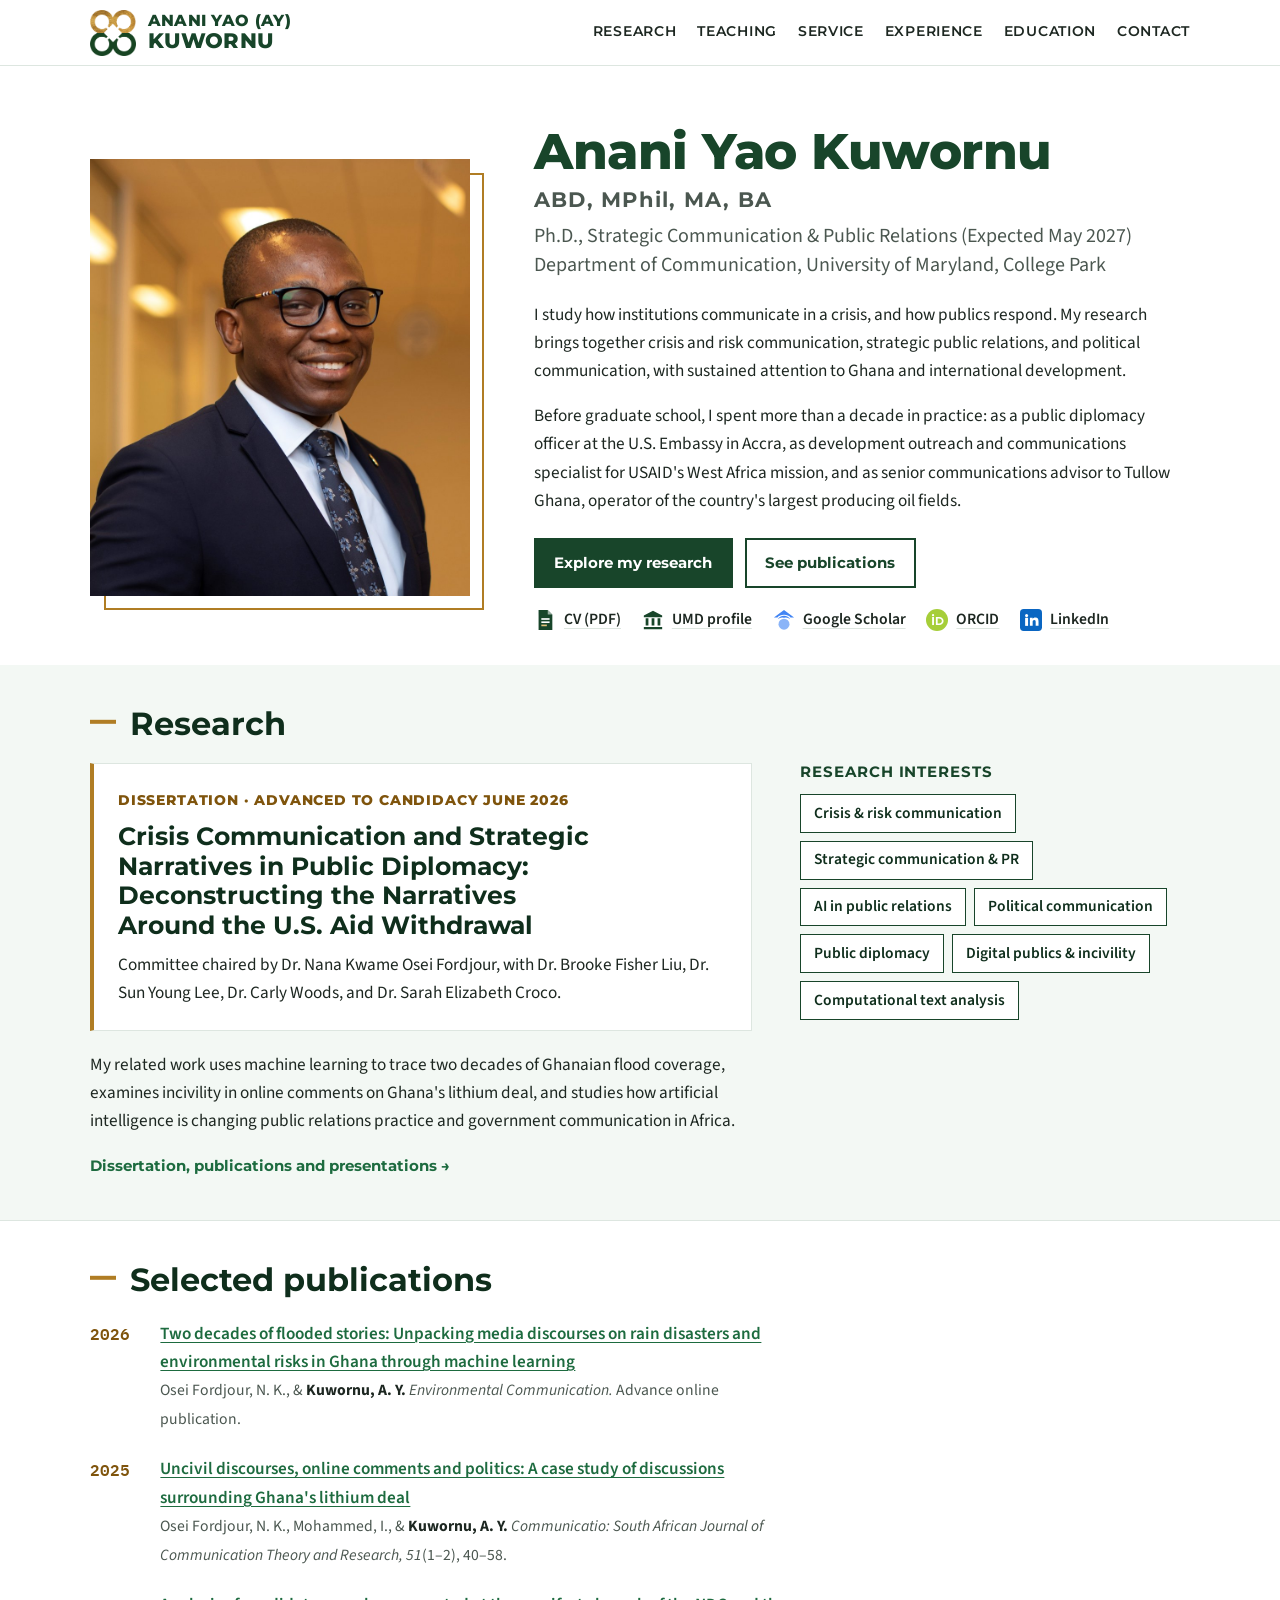
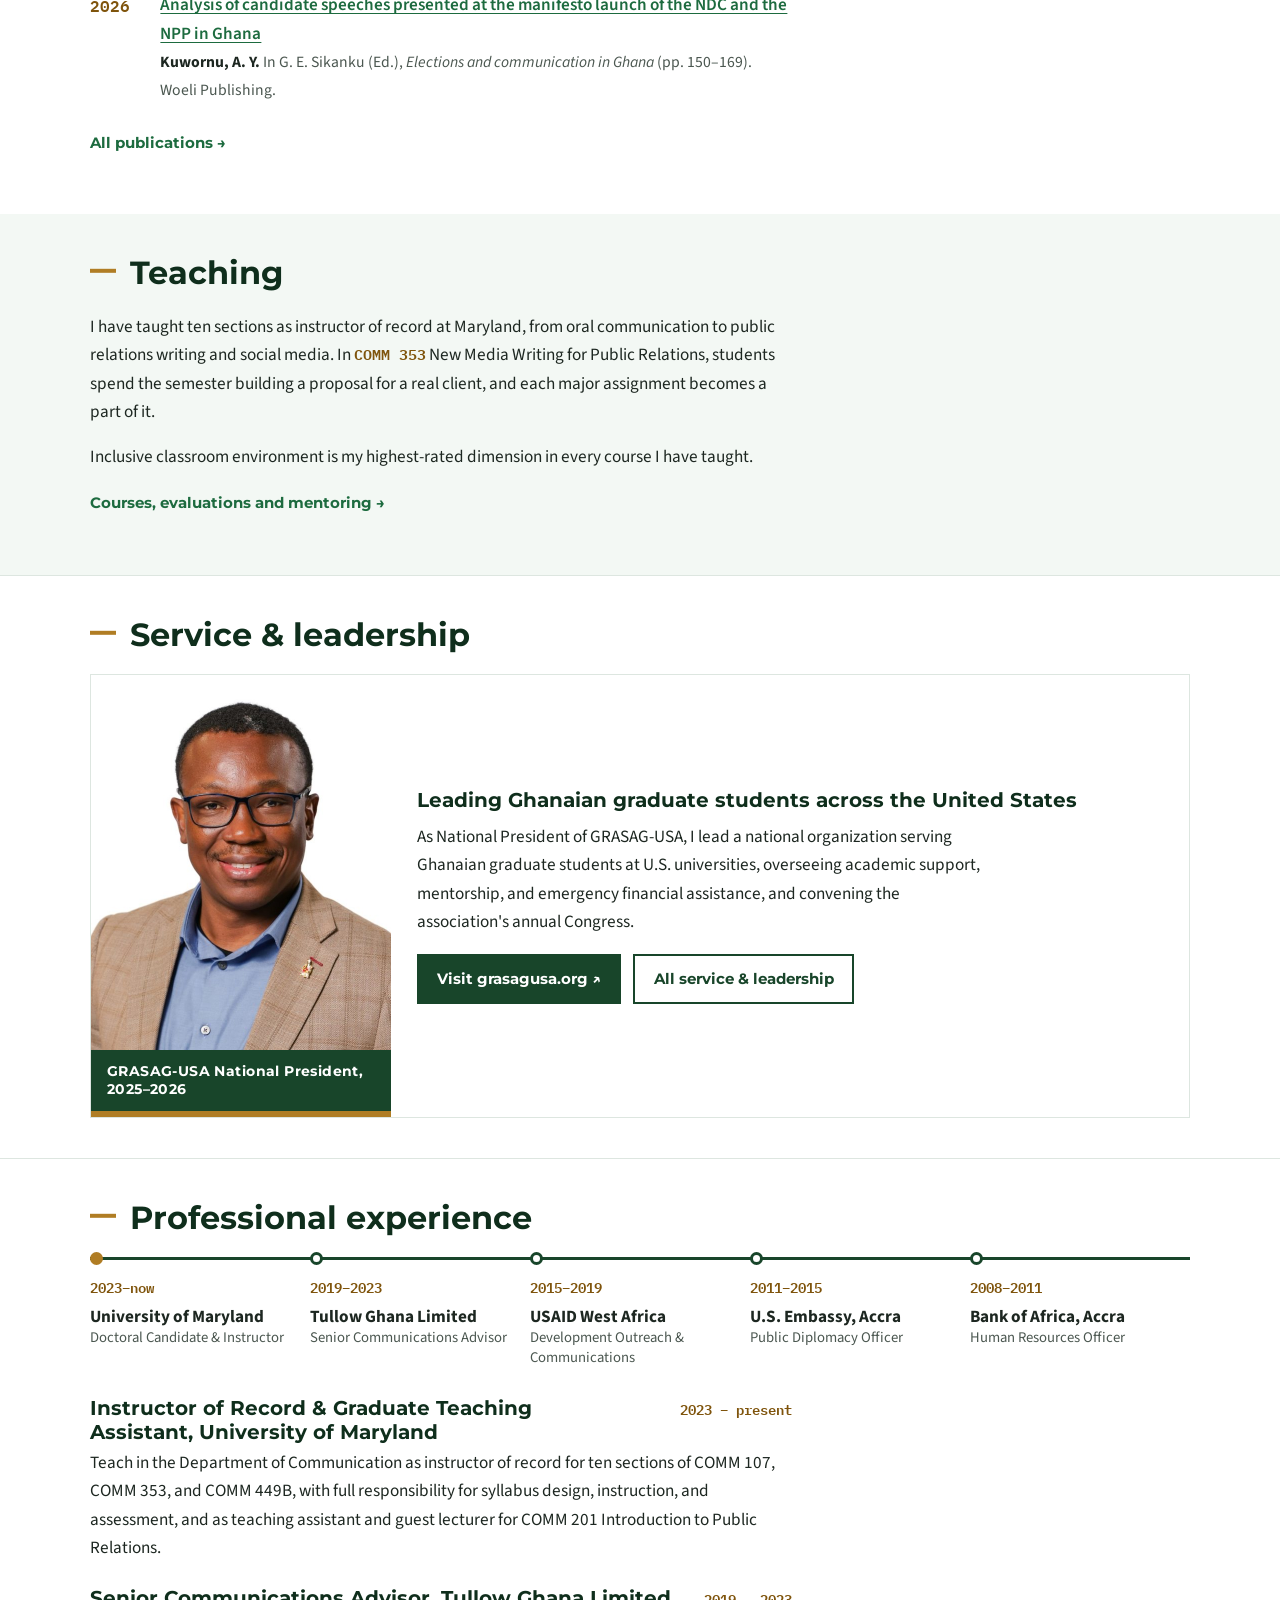
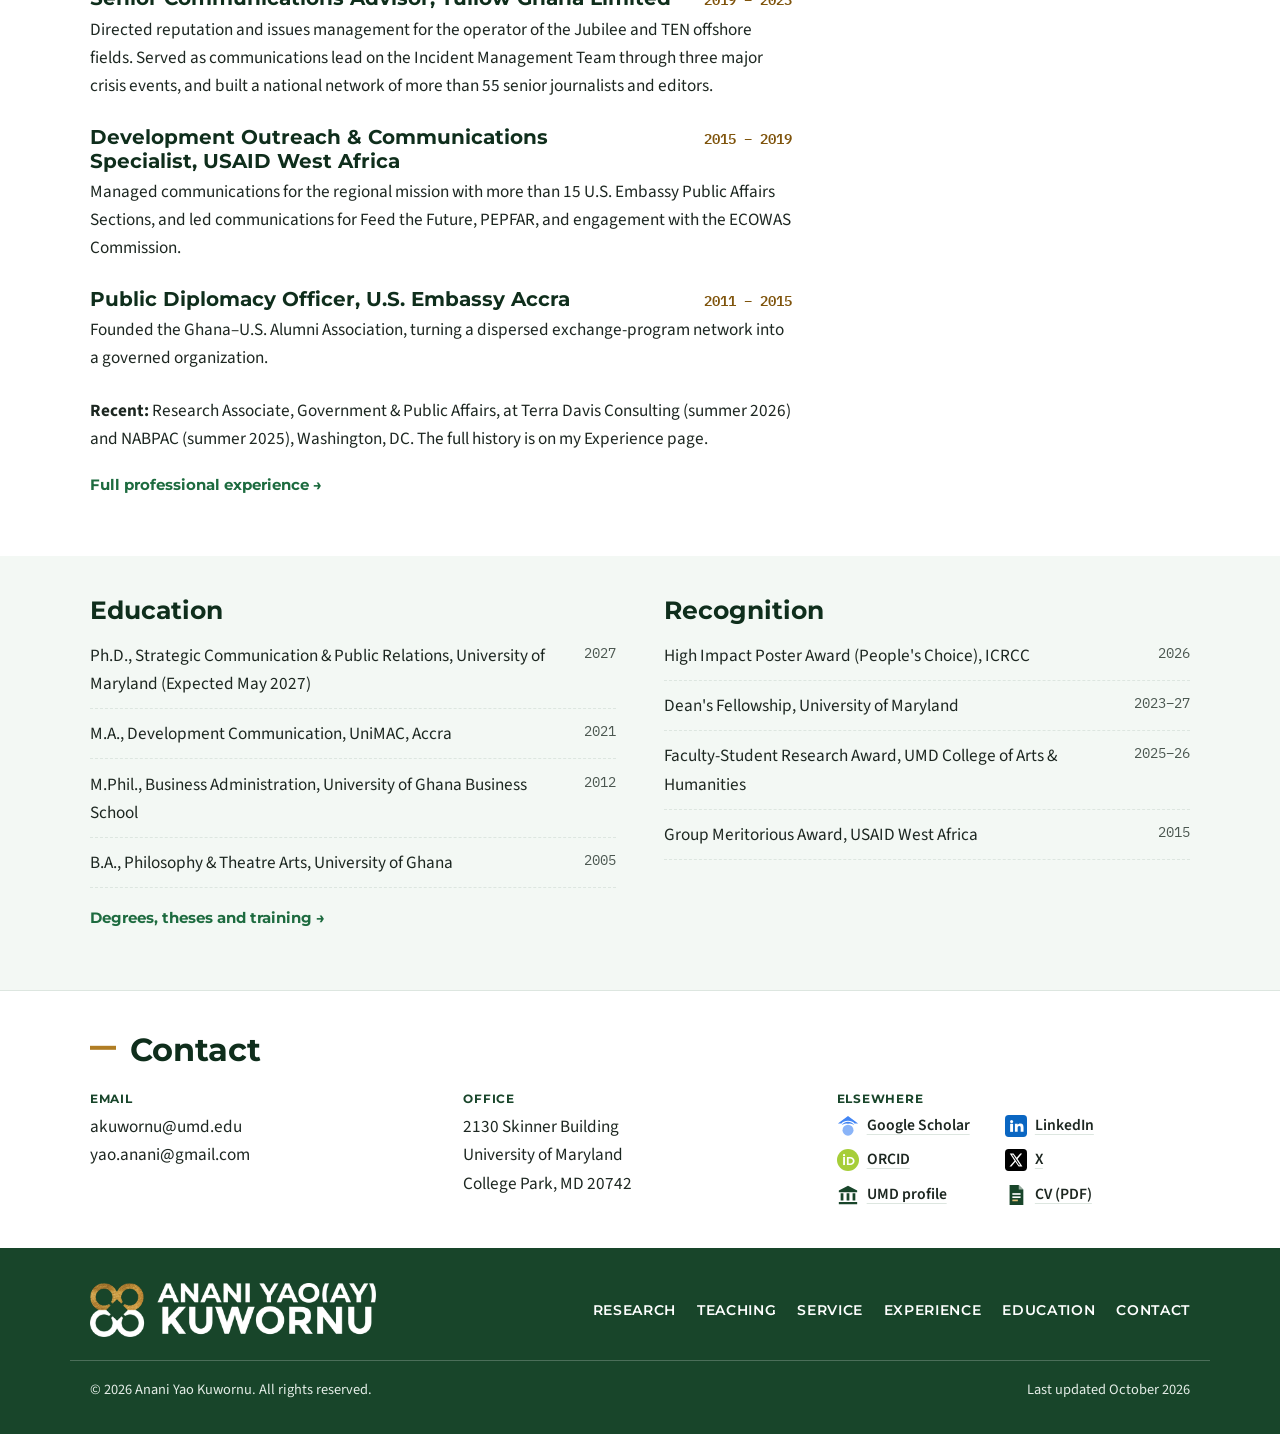
<file: index.html>
<!doctype html>
<html lang="en">
<head>
<meta charset="utf-8">
<meta name="viewport" content="width=device-width, initial-scale=1, viewport-fit=cover">
<title>Anani Yao Kuwornu | University of Maryland</title>
<meta name="claude:viewport-fit-sides" content="cover">
<meta name="description" content="Anani Yao Kuwornu is a Ph.D. candidate in Strategic Communication and Public Relations at the University of Maryland studying crisis communication, public relations, and public diplomacy, with a focus on Ghana.">
<link rel="icon" type="image/png" href="images/favicon.png">
<link rel="apple-touch-icon" href="images/apple-touch-icon.png">
<meta property="og:title" content="Anani Yao Kuwornu | University of Maryland">
<meta property="og:description" content="Ph.D. candidate in Strategic Communication and Public Relations at the University of Maryland studying crisis communication, public relations, and public diplomacy.">
<meta property="og:type" content="profile">
<meta property="og:image" content="https://akuwornu.github.io/images/og.jpg">
<meta property="og:url" content="https://akuwornu.github.io/">
<meta name="twitter:card" content="summary">
<link rel="preconnect" href="https://fonts.googleapis.com">
<link rel="preconnect" href="https://fonts.gstatic.com" crossorigin>
<link rel="stylesheet" href="https://fonts.googleapis.com/css2?family=Montserrat:wght@600;700;800&family=IBM+Plex+Mono:wght@400;500&family=Source+Sans+3:wght@400;600&display=swap">
<link rel="stylesheet" href="assets/css/style.css">
</head>
<body>

<header class="site-header">
  <div class="wrap">
    <a class="brand" href="index.html"><img src="images/logo-mark.png" alt="" width="240" height="238"><span>Anani Yao (AY)<small>Kuwornu</small></span></a>
    <nav class="site-nav" aria-label="Main">
      <a href="research/index.html">Research</a>
      <a href="teaching/index.html">Teaching</a>
      <a href="service/index.html">Service</a>
      <a href="experience/index.html">Experience</a>
      <a href="education/index.html">Education</a>
      <a href="#contact">Contact</a>
    </nav>
  </div>
</header>

<main id="top">
<section class="hero">
  <div class="wrap">
    <figure class="portrait">
      <img src="images/portrait.jpg" alt="Portrait of Anani Yao Kuwornu" width="900" height="1036">
    </figure>
    <div>
      <h1>Anani Yao Kuwornu<span class="creds">ABD, MPhil, MA, BA</span></h1>
      <p class="role">Ph.D., Strategic Communication &amp; Public Relations (Expected May 2027)<br>Department of Communication, University of Maryland, College Park</p>
      <div class="prose">
        <p>I study how institutions communicate in a crisis, and how publics respond. My research brings together crisis and risk communication, strategic public relations, and political communication, with sustained attention to Ghana and international development.</p>
        <p>Before graduate school, I spent more than a decade in practice: as a public diplomacy officer at the U.S. Embassy in Accra, as development outreach and communications specialist for USAID's West Africa mission, and as senior communications advisor to Tullow Ghana, operator of the country's largest producing oil fields.</p>
      </div>
      <div class="actions">
        <a class="btn primary" href="research/index.html">Explore my research</a>
        <a class="btn" href="research/index.html#publications">See publications</a>
      </div>
      <div class="links">
        <a class="ico-link" href="cv/Kuwornu_CV.pdf" target="_blank" rel="noopener"><svg class="ico" viewBox="0 0 24 24" aria-hidden="true"><path fill="var(--green)" d="M5 1h10l5 5v17H5z"/><path fill="#fff" d="M15 1v5h5z" opacity=".55"/><rect x="8" y="10" width="9" height="1.8" fill="#fff"/><rect x="8" y="13.5" width="9" height="1.8" fill="#fff"/><rect x="8" y="17" width="6" height="1.8" fill="#e3c27c"/></svg><span>CV (PDF)</span></a>
        <a class="ico-link" href="https://communication.umd.edu/directory/anani-yao-kuwornu" target="_blank" rel="noopener"><svg class="ico" viewBox="0 0 24 24" aria-hidden="true"><path fill="var(--green)" d="M12 2 2 7v2h20V7zM4 10h3v8H4zm6.5 0h3v8h-3zM17 10h3v8h-3zM2 19.5h20V22H2z"/></svg><span>UMD profile</span></a>
        <a class="ico-link" href="https://scholar.google.com/citations?user=qpIRieoAAAAJ" target="_blank" rel="noopener"><svg class="ico" viewBox="0 0 24 24" aria-hidden="true"><circle cx="12" cy="16.5" r="6" fill="#8AB4F8"/><path fill="#4285F4" d="M12 1 1 9.4h3.9C6.1 7.6 8.9 6.4 12 6.4s5.9 1.2 7.1 3H23z"/><path fill="#4285F4" d="M5.3 11.2C6.5 8.8 9 7.4 12 7.4s5.5 1.4 6.7 3.8A7 7 0 0 0 12 9.6a7 7 0 0 0-6.7 1.6z"/></svg><span>Google Scholar</span></a>
        <a class="ico-link" href="https://orcid.org/0009-0002-5520-6658" target="_blank" rel="noopener"><svg class="ico" viewBox="0 0 24 24" aria-hidden="true"><circle cx="12" cy="12" r="12" fill="#A6CE39"/><circle cx="7.7" cy="6.7" r="1.25" fill="#fff"/><rect x="6.7" y="8.7" width="2" height="8.8" fill="#fff"/><path fill="#fff" fill-rule="evenodd" d="M10.8 8.7h3.5c3 0 4.9 1.9 4.9 4.4s-1.9 4.4-4.9 4.4h-3.5zm1.9 1.7v5.4h1.5c1.9 0 3.1-1.1 3.1-2.7s-1.2-2.7-3.1-2.7z"/></svg><span>ORCID</span></a>
        <a class="ico-link" href="https://www.linkedin.com/in/yaokuwornu" target="_blank" rel="noopener"><svg class="ico" viewBox="0 0 24 24" aria-hidden="true"><rect width="24" height="24" rx="4" fill="#0A66C2"/><circle cx="7.2" cy="7.2" r="1.7" fill="#fff"/><rect x="5.6" y="9.6" width="3.2" height="8.8" fill="#fff"/><path fill="#fff" d="M10.8 9.6h3v1.3c.5-.8 1.5-1.5 3-1.5 2.6 0 3.4 1.7 3.4 4.2v4.8h-3.1v-4.3c0-1.1-.3-2-1.5-2s-1.8.9-1.8 2v4.3h-3z"/></svg><span>LinkedIn</span></a>
      </div>
    </div>
  </div>
</section>

<section class="block tint" id="research">
  <div class="wrap">
    <h2>Research</h2>
    <div class="split">
      <div>
        <div class="callout">
          <span class="label">Dissertation · Advanced to candidacy June 2026</span>
          <h3>Crisis Communication and Strategic Narratives in Public Diplomacy: Deconstructing the Narratives Around the U.S. Aid Withdrawal</h3>
          <p>Committee chaired by Dr. Nana Kwame Osei Fordjour, with Dr. Brooke Fisher Liu, Dr. Sun Young Lee, Dr. Carly Woods, and Dr. Sarah Elizabeth Croco.</p>
        </div>
        <p style="margin:0 0 1rem">My related work uses machine learning to trace two decades of Ghanaian flood coverage, examines incivility in online comments on Ghana's lithium deal, and studies how artificial intelligence is changing public relations practice and government communication in Africa.</p>
        <a class="more" href="research/index.html">Dissertation, publications and presentations →</a>
      </div>
      <div class="side">
        <h3>Research interests</h3>
        <ul class="chips">
          <li>Crisis &amp; risk communication</li>
          <li>Strategic communication &amp; PR</li>
          <li>AI in public relations</li>
          <li>Political communication</li>
          <li>Public diplomacy</li>
          <li>Digital publics &amp; incivility</li>
          <li>Computational text analysis</li>
        </ul>
      </div>
    </div>
  </div>
</section>

<section class="block" id="publications">
  <div class="wrap">
    <h2>Selected publications</h2>
    <ul class="pubs">
      <li>
        <span class="yr">2026</span>
        <div>
          <span class="title"><a href="https://doi.org/10.1080/17524032.2026.2665705">Two decades of flooded stories: Unpacking media discourses on rain disasters and environmental risks in Ghana through machine learning</a></span>
          <span class="meta">Osei Fordjour, N. K., &amp; <span class="me">Kuwornu, A. Y.</span> <em>Environmental Communication.</em> Advance online publication.</span>
        </div>
      </li>
      <li>
        <span class="yr">2025</span>
        <div>
          <span class="title"><a href="https://doi.org/10.1080/02500167.2025.2548779">Uncivil discourses, online comments and politics: A case study of discussions surrounding Ghana's lithium deal</a></span>
          <span class="meta">Osei Fordjour, N. K., Mohammed, I., &amp; <span class="me">Kuwornu, A. Y.</span> <em>Communicatio: South African Journal of Communication Theory and Research, 51</em>(1–2), 40–58.</span>
        </div>
      </li>
      <li>
        <span class="yr">2026</span>
        <div>
          <span class="title"><a href="https://repository.unimac.edu.gh/items/46a26531-6279-48c2-8cb9-e44950e8655c" target="_blank" rel="noopener">Analysis of candidate speeches presented at the manifesto launch of the NDC and the NPP in Ghana</a></span>
          <span class="meta"><span class="me">Kuwornu, A. Y.</span> In G. E. Sikanku (Ed.), <em>Elections and communication in Ghana</em> (pp. 150–169). Woeli Publishing.</span>
        </div>
      </li>
    </ul>
    <p style="margin-top:1.5rem"><a class="more" href="research/index.html#publications">All publications →</a></p>
  </div>
</section>

<section class="block tint" id="teaching">
  <div class="wrap">
    <h2>Teaching</h2>
    <div class="prose">
      <p>I have taught ten sections as instructor of record at Maryland, from oral communication to public relations writing and social media. In <span class="code">COMM 353</span> New Media Writing for Public Relations, students spend the semester building a proposal for a real client, and each major assignment becomes a part of it.</p>
      <p>Inclusive classroom environment is my highest-rated dimension in every course I have taught.</p>
    </div>
    <p style="margin-top:1rem"><a class="more" href="teaching/index.html">Courses, evaluations and mentoring →</a></p>
  </div>
</section>

<section class="block" id="service">
  <div class="wrap">
    <h2>Service &amp; leadership</h2>
    <article class="vignette">
      <figure class="vig-photo">
        <a href="https://grasagusa.org/" target="_blank" rel="noopener" aria-label="Visit the GRASAG-USA website"><img src="images/service-grasag.jpg" alt="Anani Yao Kuwornu" width="600" height="750" loading="lazy"></a>
        <figcaption>GRASAG-USA National President, 2025–2026</figcaption>
      </figure>
      <div class="vig-body">
        <h3>Leading Ghanaian graduate students across the United States</h3>
        <p>As National President of GRASAG-USA, I lead a national organization serving Ghanaian graduate students at U.S. universities, overseeing academic support, mentorship, and emergency financial assistance, and convening the association's annual Congress.</p>
        <div class="vig-links">
          <a class="btn primary" href="https://grasagusa.org/" target="_blank" rel="noopener">Visit grasagusa.org ↗</a>
          <a class="btn" href="service/index.html">All service &amp; leadership</a>
        </div>
      </div>
    </article>
  </div>
</section>

<section class="block" id="experience">
  <div class="wrap">
    <h2>Professional experience</h2>
    <ol class="career" aria-label="Career, most recent to oldest">
      <li class="now"><span class="yrs">2023–now</span><span class="org">University of Maryland</span><span class="pos">Doctoral Candidate &amp; Instructor</span></li>
      <li><span class="yrs">2019–2023</span><span class="org">Tullow Ghana Limited</span><span class="pos">Senior Communications Advisor</span></li>
      <li><span class="yrs">2015–2019</span><span class="org">USAID West Africa</span><span class="pos">Development Outreach &amp; Communications</span></li>
      <li><span class="yrs">2011–2015</span><span class="org">U.S. Embassy, Accra</span><span class="pos">Public Diplomacy Officer</span></li>
      <li><span class="yrs">2008–2011</span><span class="org">Bank of Africa, Accra</span><span class="pos">Human Resources Officer</span></li>
    </ol>
    <ul class="roles">
      <li>
        <div class="head"><h3>Instructor of Record &amp; Graduate Teaching Assistant, University of Maryland</h3><span class="when">2023 – present</span></div>
        <p>Teach in the Department of Communication as instructor of record for ten sections of COMM 107, COMM 353, and COMM 449B, with full responsibility for syllabus design, instruction, and assessment, and as teaching assistant and guest lecturer for COMM 201 Introduction to Public Relations.</p>
      </li>
      <li>
        <div class="head"><h3>Senior Communications Advisor, Tullow Ghana Limited</h3><span class="when">2019 – 2023</span></div>
        <p>Directed reputation and issues management for the operator of the Jubilee and TEN offshore fields. Served as communications lead on the Incident Management Team through three major crisis events, and built a national network of more than 55 senior journalists and editors.</p>
      </li>
      <li>
        <div class="head"><h3>Development Outreach &amp; Communications Specialist, USAID West Africa</h3><span class="when">2015 – 2019</span></div>
        <p>Managed communications for the regional mission with more than 15 U.S. Embassy Public Affairs Sections, and led communications for Feed the Future, PEPFAR, and engagement with the ECOWAS Commission.</p>
      </li>
      <li>
        <div class="head"><h3>Public Diplomacy Officer, U.S. Embassy Accra</h3><span class="when">2011 – 2015</span></div>
        <p>Founded the Ghana–U.S. Alumni Association, turning a dispersed exchange-program network into a governed organization.</p>
      </li>
    </ul>
    <p class="prose" style="margin-top:1.5rem"><strong>Recent:</strong> Research Associate, Government &amp; Public Affairs, at Terra Davis Consulting (summer 2026) and NABPAC (summer 2025), Washington, DC. The full history is on my Experience page.</p>
    <p style="margin-top:1rem"><a class="more" href="experience/index.html">Full professional experience →</a></p>
  </div>
</section>

<section class="block tint" id="education">
  <div class="wrap cols">
    <div>
      <h2 style="font-size:var(--step-2);margin-bottom:1rem">Education</h2>
      <ul class="plain">
        <li><span>Ph.D., Strategic Communication &amp; Public Relations, University of Maryland (Expected May 2027)</span><span class="r">2027</span></li>
        <li><span>M.A., Development Communication, UniMAC, Accra</span><span class="r">2021</span></li>
        <li><span>M.Phil., Business Administration, University of Ghana Business School</span><span class="r">2012</span></li>
        <li><span>B.A., Philosophy &amp; Theatre Arts, University of Ghana</span><span class="r">2005</span></li>
      </ul>
      <p style="margin-top:1rem"><a class="more" href="education/index.html">Degrees, theses and training →</a></p>
    </div>
    <div>
      <h2 style="font-size:var(--step-2);margin-bottom:1rem">Recognition</h2>
      <ul class="plain">
        <li><span>High Impact Poster Award (People's Choice), ICRCC</span><span class="r">2026</span></li>
        <li><span>Dean's Fellowship, University of Maryland</span><span class="r">2023–27</span></li>
        <li><span>Faculty-Student Research Award, UMD College of Arts &amp; Humanities</span><span class="r">2025–26</span></li>
        <li><span>Group Meritorious Award, USAID West Africa</span><span class="r">2015</span></li>
      </ul>
    </div>
  </div>
</section>

<section class="block" id="contact">
  <div class="wrap">
    <h2>Contact</h2>
    <div class="contact-grid">
      <div><span class="label">Email</span><span class="v">akuwornu@umd.edu</span><br><span class="v">yao.anani@gmail.com</span></div>
      <div><span class="label">Office</span><span class="v">2130 Skinner Building<br>University of Maryland<br>College Park, MD 20742</span></div>
      <div><span class="label">Elsewhere</span>
        <div class="links-split">
          <div class="links stack">
            <a class="ico-link" href="https://scholar.google.com/citations?user=qpIRieoAAAAJ" target="_blank" rel="noopener"><svg class="ico" viewBox="0 0 24 24" aria-hidden="true"><circle cx="12" cy="16.5" r="6" fill="#8AB4F8"/><path fill="#4285F4" d="M12 1 1 9.4h3.9C6.1 7.6 8.9 6.4 12 6.4s5.9 1.2 7.1 3H23z"/><path fill="#4285F4" d="M5.3 11.2C6.5 8.8 9 7.4 12 7.4s5.5 1.4 6.7 3.8A7 7 0 0 0 12 9.6a7 7 0 0 0-6.7 1.6z"/></svg><span>Google Scholar</span></a>
            <a class="ico-link" href="https://orcid.org/0009-0002-5520-6658" target="_blank" rel="noopener"><svg class="ico" viewBox="0 0 24 24" aria-hidden="true"><circle cx="12" cy="12" r="12" fill="#A6CE39"/><circle cx="7.7" cy="6.7" r="1.25" fill="#fff"/><rect x="6.7" y="8.7" width="2" height="8.8" fill="#fff"/><path fill="#fff" fill-rule="evenodd" d="M10.8 8.7h3.5c3 0 4.9 1.9 4.9 4.4s-1.9 4.4-4.9 4.4h-3.5zm1.9 1.7v5.4h1.5c1.9 0 3.1-1.1 3.1-2.7s-1.2-2.7-3.1-2.7z"/></svg><span>ORCID</span></a>
            <a class="ico-link" href="https://communication.umd.edu/directory/anani-yao-kuwornu" target="_blank" rel="noopener"><svg class="ico" viewBox="0 0 24 24" aria-hidden="true"><path fill="var(--green)" d="M12 2 2 7v2h20V7zM4 10h3v8H4zm6.5 0h3v8h-3zM17 10h3v8h-3zM2 19.5h20V22H2z"/></svg><span>UMD profile</span></a>
          </div>
          <div class="links stack">
            <a class="ico-link" href="https://www.linkedin.com/in/yaokuwornu" target="_blank" rel="noopener"><svg class="ico" viewBox="0 0 24 24" aria-hidden="true"><rect width="24" height="24" rx="4" fill="#0A66C2"/><circle cx="7.2" cy="7.2" r="1.7" fill="#fff"/><rect x="5.6" y="9.6" width="3.2" height="8.8" fill="#fff"/><path fill="#fff" d="M10.8 9.6h3v1.3c.5-.8 1.5-1.5 3-1.5 2.6 0 3.4 1.7 3.4 4.2v4.8h-3.1v-4.3c0-1.1-.3-2-1.5-2s-1.8.9-1.8 2v4.3h-3z"/></svg><span>LinkedIn</span></a>
            <a class="ico-link" href="https://x.com/YaoKuwornu" target="_blank" rel="noopener"><svg class="ico" viewBox="0 0 24 24" aria-hidden="true"><rect width="24" height="24" rx="4" fill="#000"/><path fill="#fff" d="M5.2 5h4.1l3.4 4.6L16.6 5h2.1l-5 5.8L19 19h-4.1l-3.6-5-4.3 5H4.9l5.5-6.3z"/><path fill="#000" d="M7.6 6.3h1.2l7.7 11.4h-1.2z"/></svg><span>X</span></a>
            <a class="ico-link" href="cv/Kuwornu_CV.pdf" target="_blank" rel="noopener"><svg class="ico" viewBox="0 0 24 24" aria-hidden="true"><path fill="var(--green)" d="M5 1h10l5 5v17H5z"/><path fill="#fff" d="M15 1v5h5z" opacity=".55"/><rect x="8" y="10" width="9" height="1.8" fill="#fff"/><rect x="8" y="13.5" width="9" height="1.8" fill="#fff"/><rect x="8" y="17" width="6" height="1.8" fill="#e3c27c"/></svg><span>CV (PDF)</span></a>
          </div>
        </div>
      </div>
    </div>
  </div>
</section>
</main>

<footer class="site-footer">
  <div class="wrap">
    <img src="images/logo-white.png" alt="Anani Yao (AY) Kuwornu" width="900" height="170">
    <nav class="foot-nav" aria-label="Footer">
      <a href="research/index.html">Research</a><a href="teaching/index.html">Teaching</a><a href="service/index.html">Service</a><a href="experience/index.html">Experience</a><a href="education/index.html">Education</a><a href="#contact">Contact</a>
    </nav>
  </div>
  <div class="wrap foot-meta">
    <span>© 2026 Anani Yao Kuwornu. All rights reserved.</span>
    <span>Last updated October 2026</span>
  </div>
</footer>
</body>
</html>
</file>
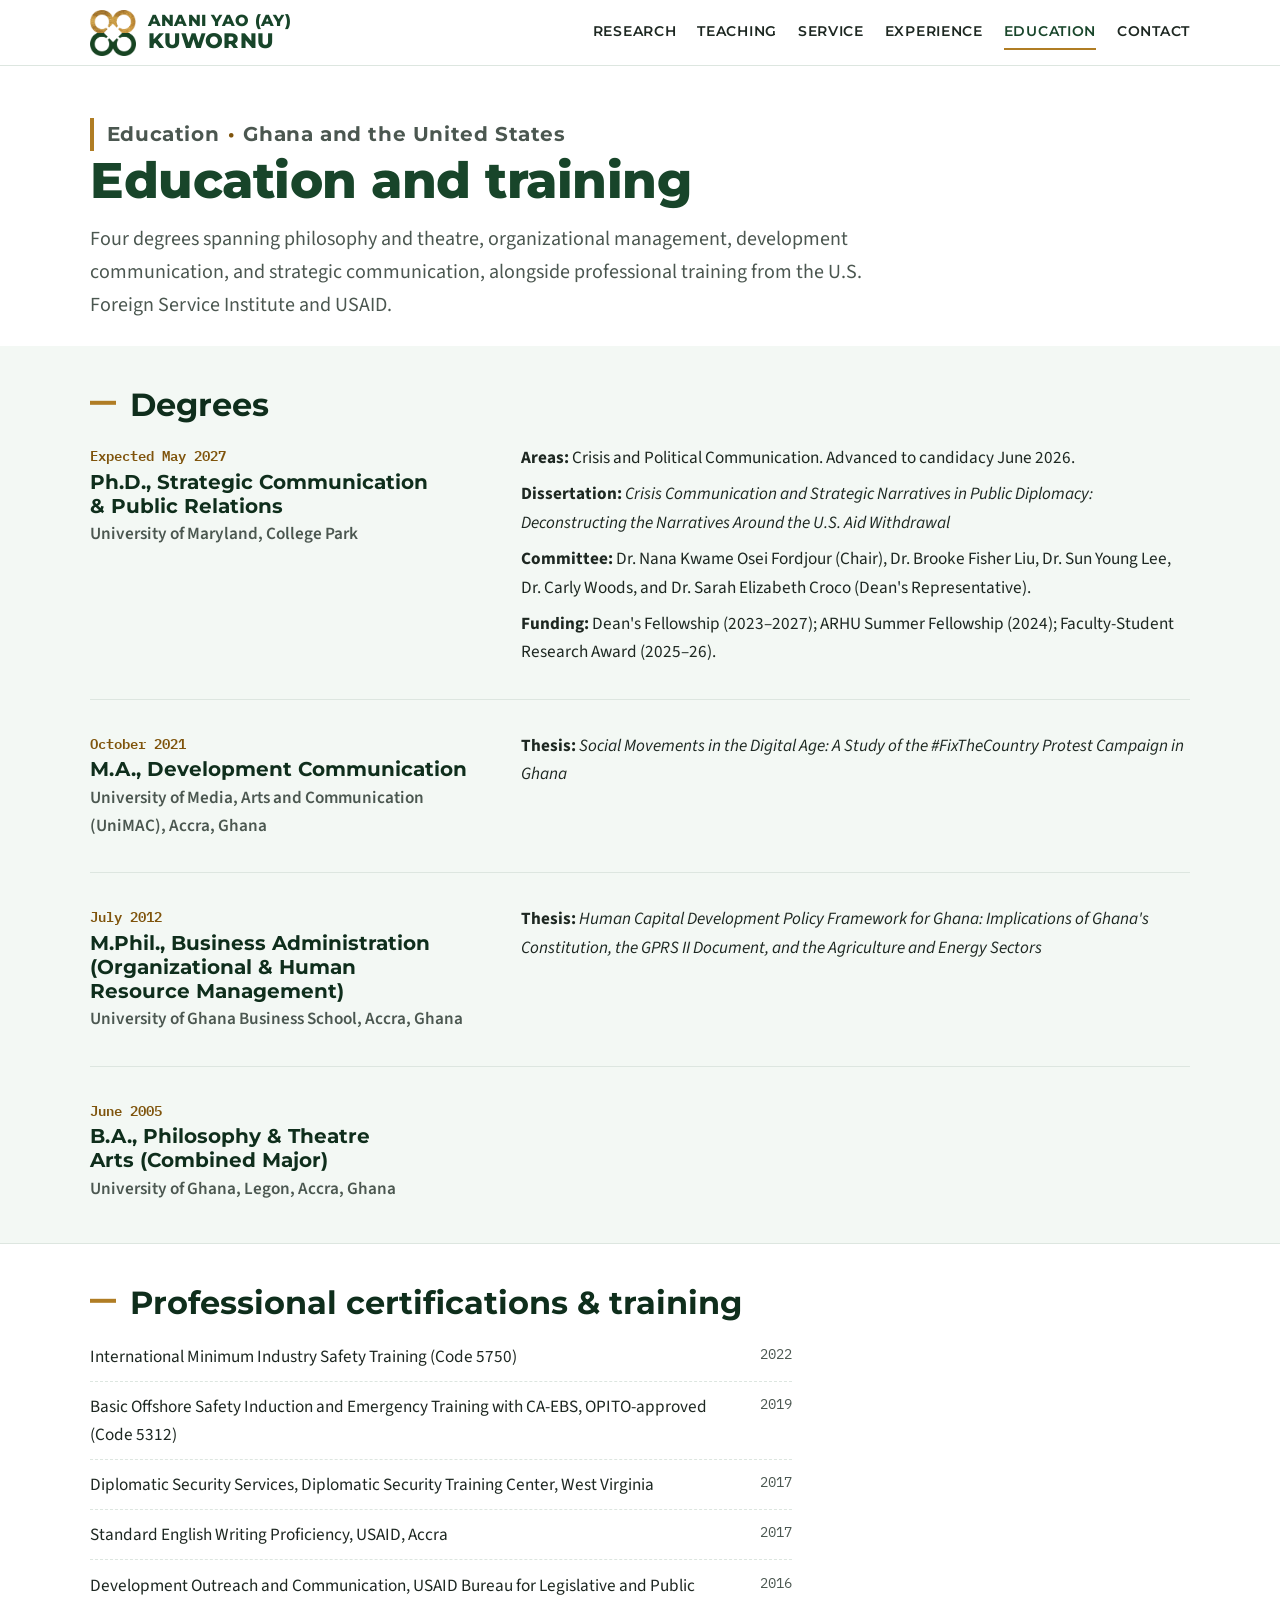
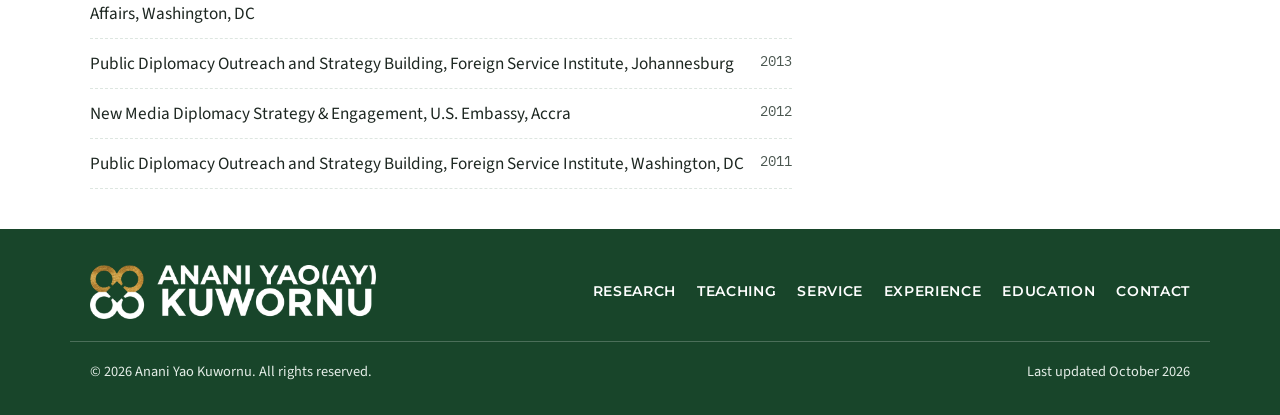
<file: education/index.html>
<!doctype html>
<html lang="en">
<head>
<meta charset="utf-8">
<meta name="viewport" content="width=device-width, initial-scale=1, viewport-fit=cover">
<title>Education | Anani Yao Kuwornu</title>
<meta name="claude:viewport-fit-sides" content="cover">
<meta name="description" content="Degrees, dissertation, and professional training of Anani Yao Kuwornu.">
<link rel="icon" type="image/png" href="../images/favicon.png">
<link rel="apple-touch-icon" href="../images/apple-touch-icon.png">
<link rel="preconnect" href="https://fonts.googleapis.com">
<link rel="preconnect" href="https://fonts.gstatic.com" crossorigin>
<link rel="stylesheet" href="https://fonts.googleapis.com/css2?family=Montserrat:wght@600;700;800&family=IBM+Plex+Mono:wght@400;500&family=Source+Sans+3:wght@400;600&display=swap">
<link rel="stylesheet" href="../assets/css/style.css">
</head>
<body>

<header class="site-header">
  <div class="wrap">
    <a class="brand" href="../index.html"><img src="../images/logo-mark.png" alt="" width="240" height="238"><span>Anani Yao (AY)<small>Kuwornu</small></span></a>
    <nav class="site-nav" aria-label="Main">
      <a href="../research/index.html">Research</a>
      <a href="../teaching/index.html">Teaching</a>
      <a href="../service/index.html">Service</a>
      <a href="../experience/index.html">Experience</a>
      <a href="index.html" aria-current="page">Education</a>
      <a href="../index.html#contact">Contact</a>
    </nav>
  </div>
</header>

<main id="top">
<section class="page-head">
  <div class="wrap">
    <p class="eyebrow">Education<span class="sep">·</span>Ghana and the United States</p>
    <h1>Education and training</h1>
    <p>Four degrees spanning philosophy and theatre, organizational management, development communication, and strategic communication, alongside professional training from the U.S. Foreign Service Institute and USAID.</p>
  </div>
</section>

<section class="block tint" id="degrees">
  <div class="wrap">
    <h2>Degrees</h2>
    <ul class="roles roles-full">
      <li>
        <div class="head"><h3>Ph.D., Strategic Communication &amp; Public Relations</h3><span class="when">Expected May 2027</span></div>
        <span class="org">University of Maryland, College Park</span>
          <div class="detail">
            <p><strong>Areas:</strong> Crisis and Political Communication. Advanced to candidacy June 2026.</p>
            <p><strong>Dissertation:</strong> <em>Crisis Communication and Strategic Narratives in Public Diplomacy: Deconstructing the Narratives Around the U.S. Aid Withdrawal</em></p>
            <p><strong>Committee:</strong> Dr. Nana Kwame Osei Fordjour (Chair), Dr. Brooke Fisher Liu, Dr. Sun Young Lee, Dr. Carly Woods, and Dr. Sarah Elizabeth Croco (Dean's Representative).</p>
            <p><strong>Funding:</strong> Dean's Fellowship (2023–2027); ARHU Summer Fellowship (2024); Faculty-Student Research Award (2025–26).</p>
          </div>
      </li>
      <li>
        <div class="head"><h3>M.A., Development Communication</h3><span class="when">October 2021</span></div>
        <span class="org">University of Media, Arts and Communication (UniMAC), Accra, Ghana</span>
          <div class="detail">
            <p><strong>Thesis:</strong> <em>Social Movements in the Digital Age: A Study of the #FixTheCountry Protest Campaign in Ghana</em></p>
          </div>
      </li>
      <li>
        <div class="head"><h3>M.Phil., Business Administration (Organizational &amp; Human Resource Management)</h3><span class="when">July 2012</span></div>
        <span class="org">University of Ghana Business School, Accra, Ghana</span>
          <div class="detail">
            <p><strong>Thesis:</strong> <em>Human Capital Development Policy Framework for Ghana: Implications of Ghana's Constitution, the GPRS II Document, and the Agriculture and Energy Sectors</em></p>
          </div>
      </li>
      <li>
        <div class="head"><h3>B.A., Philosophy &amp; Theatre Arts (Combined Major)</h3><span class="when">June 2005</span></div>
        <span class="org">University of Ghana, Legon, Accra, Ghana</span>
      </li>
    </ul>
  </div>
</section>

<section class="block" id="training">
  <div class="wrap">
    <h2>Professional certifications &amp; training</h2>
    <ul class="plain prose">
      <li><span>International Minimum Industry Safety Training (Code 5750)</span><span class="r">2022</span></li>
      <li><span>Basic Offshore Safety Induction and Emergency Training with CA-EBS, OPITO-approved (Code 5312)</span><span class="r">2019</span></li>
      <li><span>Diplomatic Security Services, Diplomatic Security Training Center, West Virginia</span><span class="r">2017</span></li>
      <li><span>Standard English Writing Proficiency, USAID, Accra</span><span class="r">2017</span></li>
      <li><span>Development Outreach and Communication, USAID Bureau for Legislative and Public Affairs, Washington, DC</span><span class="r">2016</span></li>
      <li><span>Public Diplomacy Outreach and Strategy Building, Foreign Service Institute, Johannesburg</span><span class="r">2013</span></li>
      <li><span>New Media Diplomacy Strategy &amp; Engagement, U.S. Embassy, Accra</span><span class="r">2012</span></li>
      <li><span>Public Diplomacy Outreach and Strategy Building, Foreign Service Institute, Washington, DC</span><span class="r">2011</span></li>
    </ul>
  </div>
</section>
</main>

<footer class="site-footer">
  <div class="wrap">
    <img src="../images/logo-white.png" alt="Anani Yao (AY) Kuwornu" width="900" height="170">
    <nav class="foot-nav" aria-label="Footer">
      <a href="../research/index.html">Research</a><a href="../teaching/index.html">Teaching</a><a href="../service/index.html">Service</a><a href="../experience/index.html">Experience</a><a href="index.html">Education</a><a href="../index.html#contact">Contact</a>
    </nav>
  </div>
  <div class="wrap foot-meta">
    <span>© 2026 Anani Yao Kuwornu. All rights reserved.</span>
    <span>Last updated October 2026</span>
  </div>
</footer>
</body>
</html>
</file>
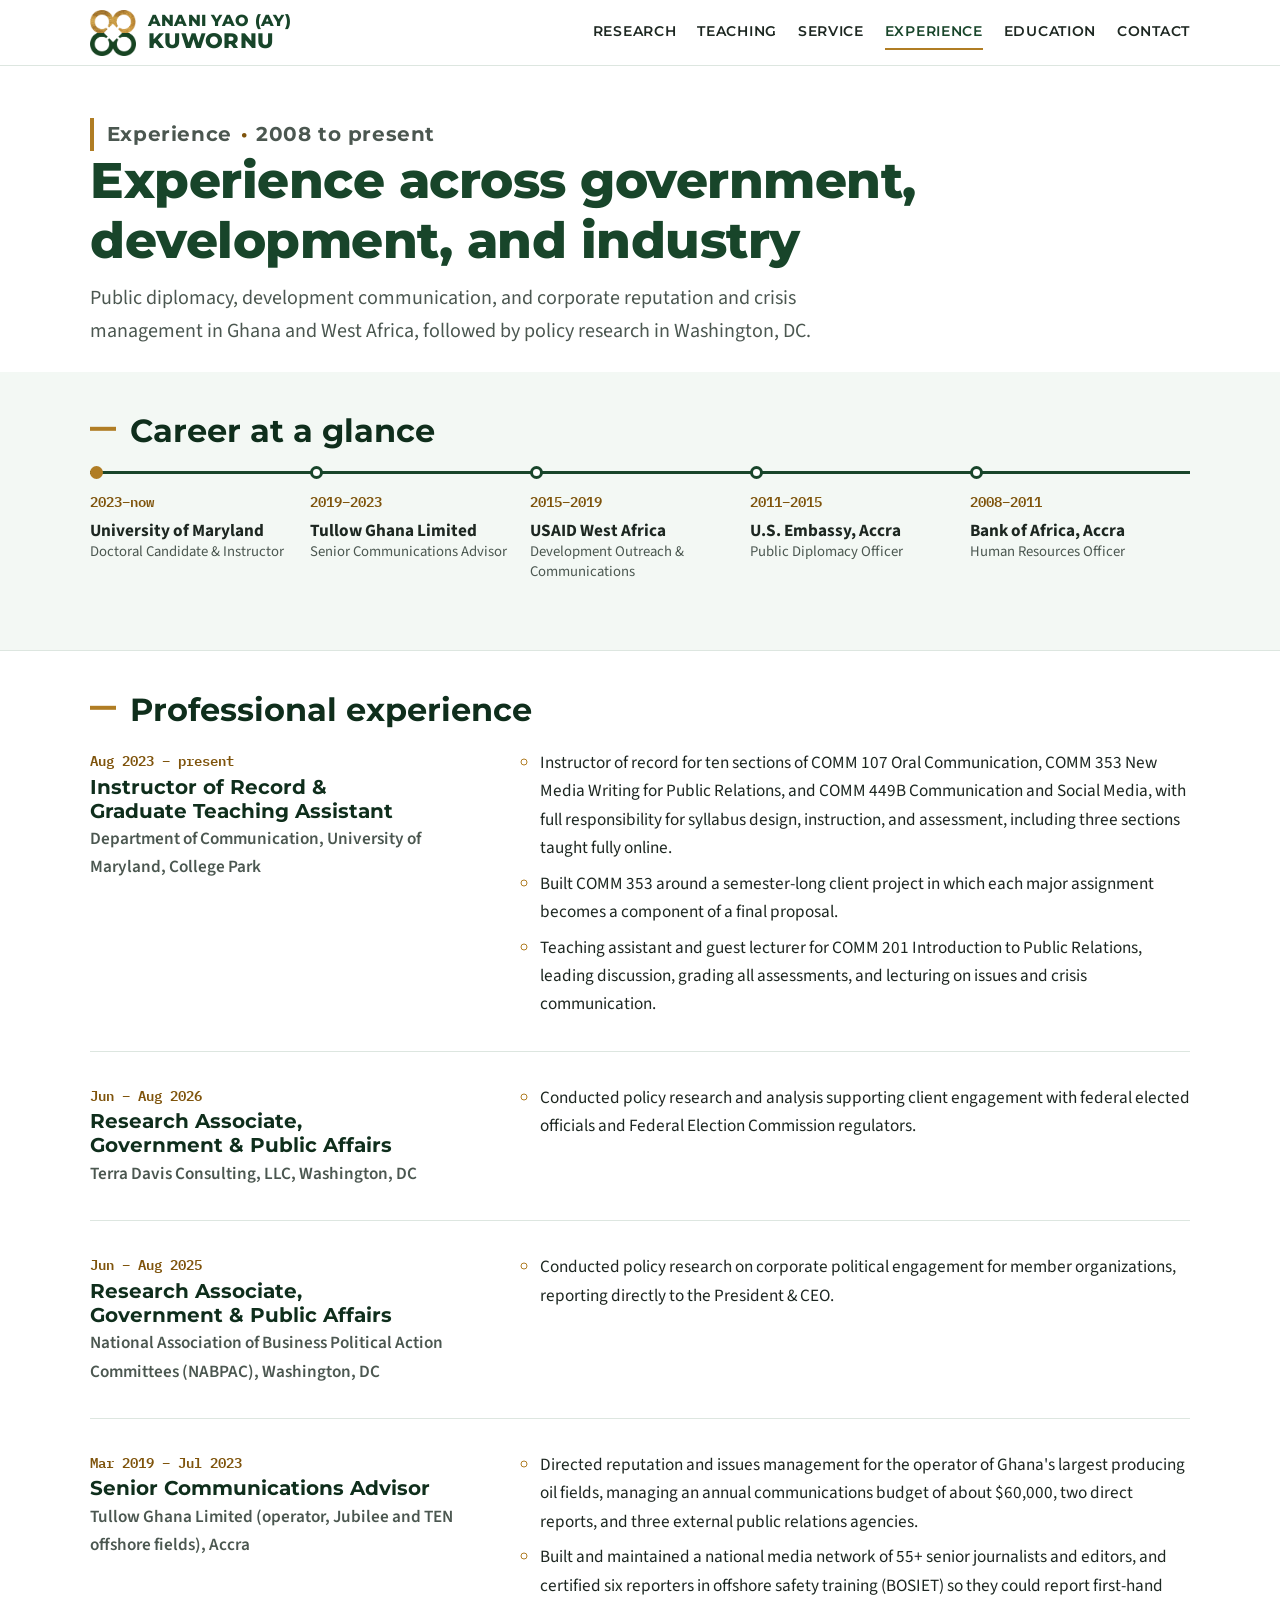
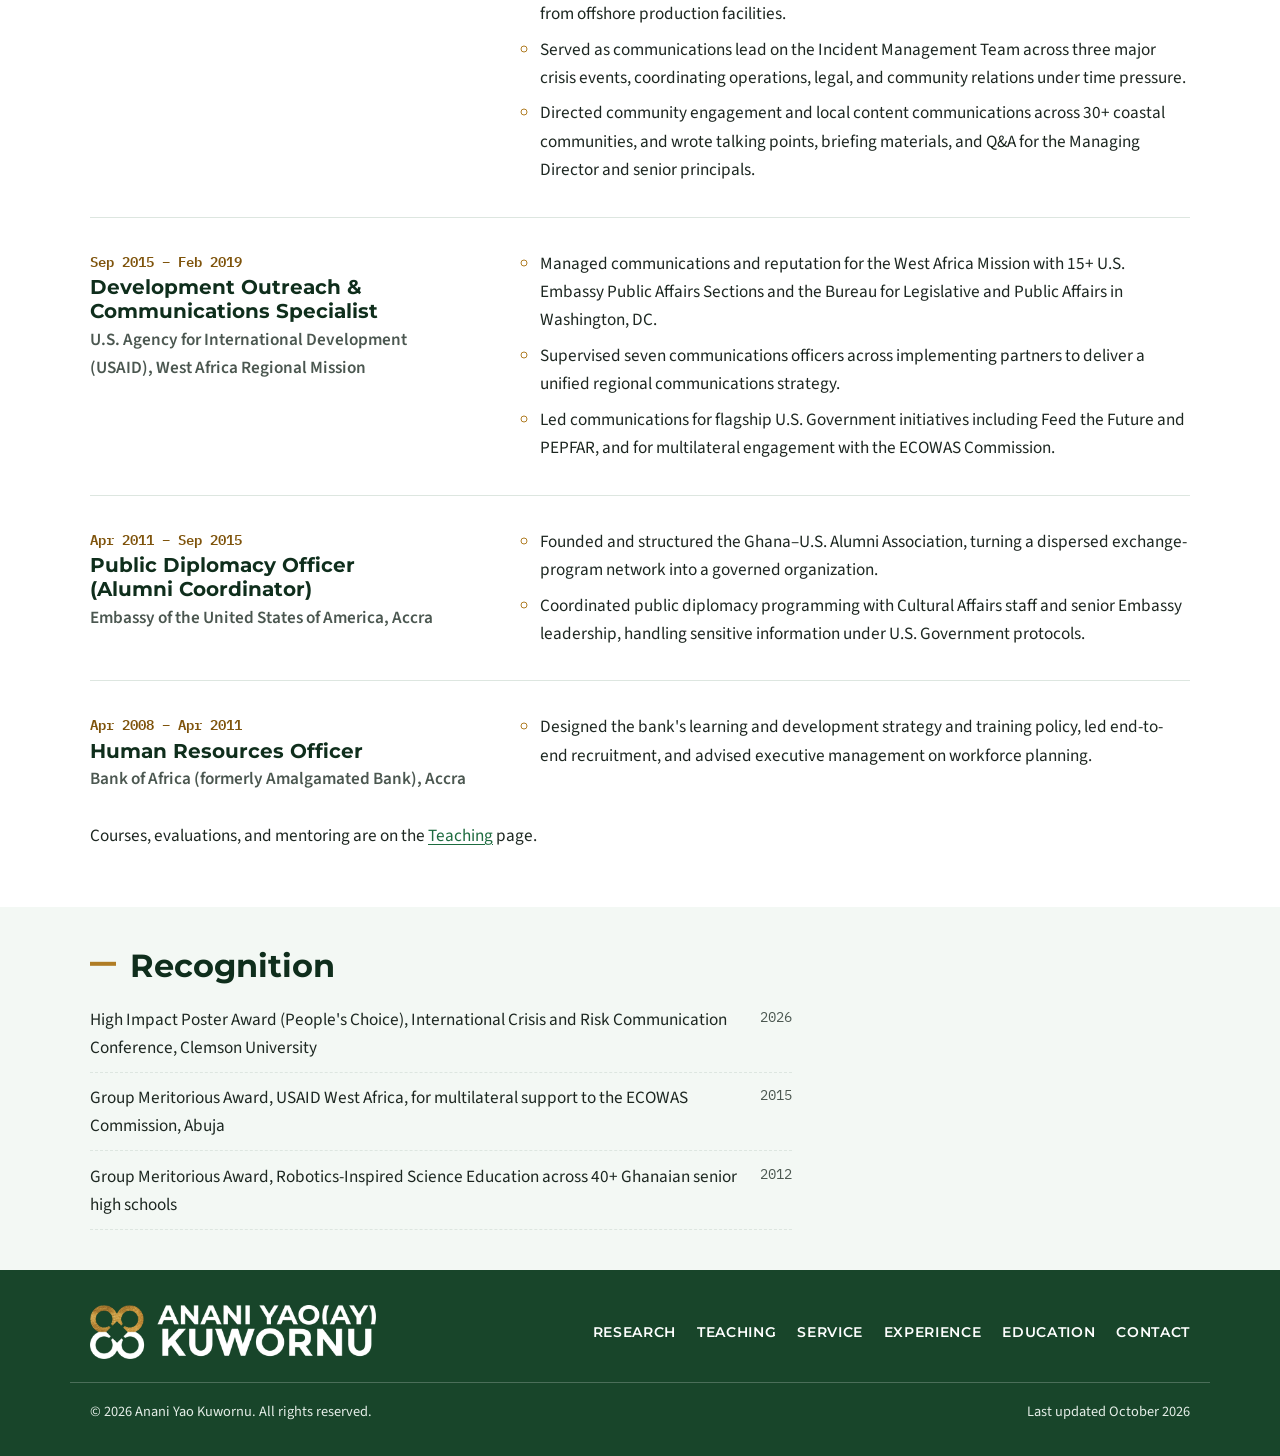
<file: experience/index.html>
<!doctype html>
<html lang="en">
<head>
<meta charset="utf-8">
<meta name="viewport" content="width=device-width, initial-scale=1, viewport-fit=cover">
<title>Experience | Anani Yao Kuwornu</title>
<meta name="claude:viewport-fit-sides" content="cover">
<meta name="description" content="Professional experience of Anani Yao Kuwornu in public diplomacy, development communication, and corporate reputation and crisis management.">
<link rel="icon" type="image/png" href="../images/favicon.png">
<link rel="apple-touch-icon" href="../images/apple-touch-icon.png">
<link rel="preconnect" href="https://fonts.googleapis.com">
<link rel="preconnect" href="https://fonts.gstatic.com" crossorigin>
<link rel="stylesheet" href="https://fonts.googleapis.com/css2?family=Montserrat:wght@600;700;800&family=IBM+Plex+Mono:wght@400;500&family=Source+Sans+3:wght@400;600&display=swap">
<link rel="stylesheet" href="../assets/css/style.css">
</head>
<body>

<header class="site-header">
  <div class="wrap">
    <a class="brand" href="../index.html"><img src="../images/logo-mark.png" alt="" width="240" height="238"><span>Anani Yao (AY)<small>Kuwornu</small></span></a>
    <nav class="site-nav" aria-label="Main">
      <a href="../research/index.html">Research</a>
      <a href="../teaching/index.html">Teaching</a>
      <a href="../service/index.html">Service</a>
      <a href="index.html" aria-current="page">Experience</a>
      <a href="../education/index.html">Education</a>
      <a href="../index.html#contact">Contact</a>
    </nav>
  </div>
</header>

<main id="top">
<section class="page-head">
  <div class="wrap">
    <p class="eyebrow">Experience<span class="sep">·</span>2008 to present</p>
    <h1>Experience across government, development, and industry</h1>
    <p>Public diplomacy, development communication, and corporate reputation and crisis management in Ghana and West Africa, followed by policy research in Washington, DC.</p>
  </div>
</section>

<section class="block tint" id="timeline">
  <div class="wrap">
    <h2>Career at a glance</h2>
    <ol class="career" aria-label="Career, most recent to oldest">
      <li class="now"><span class="yrs">2023–now</span><span class="org">University of Maryland</span><span class="pos">Doctoral Candidate &amp; Instructor</span></li>
      <li><span class="yrs">2019–2023</span><span class="org">Tullow Ghana Limited</span><span class="pos">Senior Communications Advisor</span></li>
      <li><span class="yrs">2015–2019</span><span class="org">USAID West Africa</span><span class="pos">Development Outreach &amp; Communications</span></li>
      <li><span class="yrs">2011–2015</span><span class="org">U.S. Embassy, Accra</span><span class="pos">Public Diplomacy Officer</span></li>
      <li><span class="yrs">2008–2011</span><span class="org">Bank of Africa, Accra</span><span class="pos">Human Resources Officer</span></li>
    </ol>
  </div>
</section>

<section class="block" id="roles">
  <div class="wrap">
    <h2>Professional experience</h2>
    <ul class="roles roles-full">
      <li>
        <div class="head"><h3>Instructor of Record &amp; Graduate Teaching Assistant</h3><span class="when">Aug 2023 – present</span></div>
        <span class="org">Department of Communication, University of Maryland, College Park</span>
          <ul class="bul">
            <li>Instructor of record for ten sections of COMM 107 Oral Communication, COMM 353 New Media Writing for Public Relations, and COMM 449B Communication and Social Media, with full responsibility for syllabus design, instruction, and assessment, including three sections taught fully online.</li>
            <li>Built COMM 353 around a semester-long client project in which each major assignment becomes a component of a final proposal.</li>
            <li>Teaching assistant and guest lecturer for COMM 201 Introduction to Public Relations, leading discussion, grading all assessments, and lecturing on issues and crisis communication.</li>
          </ul>
      </li>
      <li>
        <div class="head"><h3>Research Associate, Government &amp; Public Affairs</h3><span class="when">Jun – Aug 2026</span></div>
        <span class="org">Terra Davis Consulting, LLC, Washington, DC</span>
          <ul class="bul">
            <li>Conducted policy research and analysis supporting client engagement with federal elected officials and Federal Election Commission regulators.</li>
          </ul>
      </li>
      <li>
        <div class="head"><h3>Research Associate, Government &amp; Public Affairs</h3><span class="when">Jun – Aug 2025</span></div>
        <span class="org">National Association of Business Political Action Committees (NABPAC), Washington, DC</span>
          <ul class="bul">
            <li>Conducted policy research on corporate political engagement for member organizations, reporting directly to the President &amp; CEO.</li>
          </ul>
      </li>
      <li>
        <div class="head"><h3>Senior Communications Advisor</h3><span class="when">Mar 2019 – Jul 2023</span></div>
        <span class="org">Tullow Ghana Limited (operator, Jubilee and TEN offshore fields), Accra</span>
          <ul class="bul">
            <li>Directed reputation and issues management for the operator of Ghana's largest producing oil fields, managing an annual communications budget of about $60,000, two direct reports, and three external public relations agencies.</li>
            <li>Built and maintained a national media network of 55+ senior journalists and editors, and certified six reporters in offshore safety training (BOSIET) so they could report first-hand from offshore production facilities.</li>
            <li>Served as communications lead on the Incident Management Team across three major crisis events, coordinating operations, legal, and community relations under time pressure.</li>
            <li>Directed community engagement and local content communications across 30+ coastal communities, and wrote talking points, briefing materials, and Q&amp;A for the Managing Director and senior principals.</li>
          </ul>
      </li>
      <li>
        <div class="head"><h3>Development Outreach &amp; Communications Specialist</h3><span class="when">Sep 2015 – Feb 2019</span></div>
        <span class="org">U.S. Agency for International Development (USAID), West Africa Regional Mission</span>
          <ul class="bul">
            <li>Managed communications and reputation for the West Africa Mission with 15+ U.S. Embassy Public Affairs Sections and the Bureau for Legislative and Public Affairs in Washington, DC.</li>
            <li>Supervised seven communications officers across implementing partners to deliver a unified regional communications strategy.</li>
            <li>Led communications for flagship U.S. Government initiatives including Feed the Future and PEPFAR, and for multilateral engagement with the ECOWAS Commission.</li>
          </ul>
      </li>
      <li>
        <div class="head"><h3>Public Diplomacy Officer (Alumni Coordinator)</h3><span class="when">Apr 2011 – Sep 2015</span></div>
        <span class="org">Embassy of the United States of America, Accra</span>
          <ul class="bul">
            <li>Founded and structured the Ghana–U.S. Alumni Association, turning a dispersed exchange-program network into a governed organization.</li>
            <li>Coordinated public diplomacy programming with Cultural Affairs staff and senior Embassy leadership, handling sensitive information under U.S. Government protocols.</li>
          </ul>
      </li>
      <li>
        <div class="head"><h3>Human Resources Officer</h3><span class="when">Apr 2008 – Apr 2011</span></div>
        <span class="org">Bank of Africa (formerly Amalgamated Bank), Accra</span>
          <ul class="bul">
            <li>Designed the bank's learning and development strategy and training policy, led end-to-end recruitment, and advised executive management on workforce planning.</li>
          </ul>
      </li>
    </ul>
    <p class="prose" style="margin-top:1.75rem">Courses, evaluations, and mentoring are on the <a href="../teaching/index.html">Teaching</a> page.</p>
  </div>
</section>

<section class="block tint" id="awards">
  <div class="wrap">
    <h2>Recognition</h2>
    <ul class="plain prose">
      <li><span>High Impact Poster Award (People's Choice), International Crisis and Risk Communication Conference, Clemson University</span><span class="r">2026</span></li>
      <li><span>Group Meritorious Award, USAID West Africa, for multilateral support to the ECOWAS Commission, Abuja</span><span class="r">2015</span></li>
      <li><span>Group Meritorious Award, Robotics-Inspired Science Education across 40+ Ghanaian senior high schools</span><span class="r">2012</span></li>
    </ul>
  </div>
</section>
</main>

<footer class="site-footer">
  <div class="wrap">
    <img src="../images/logo-white.png" alt="Anani Yao (AY) Kuwornu" width="900" height="170">
    <nav class="foot-nav" aria-label="Footer">
      <a href="../research/index.html">Research</a><a href="../teaching/index.html">Teaching</a><a href="../service/index.html">Service</a><a href="index.html">Experience</a><a href="../education/index.html">Education</a><a href="../index.html#contact">Contact</a>
    </nav>
  </div>
  <div class="wrap foot-meta">
    <span>© 2026 Anani Yao Kuwornu. All rights reserved.</span>
    <span>Last updated October 2026</span>
  </div>
</footer>
</body>
</html>
</file>
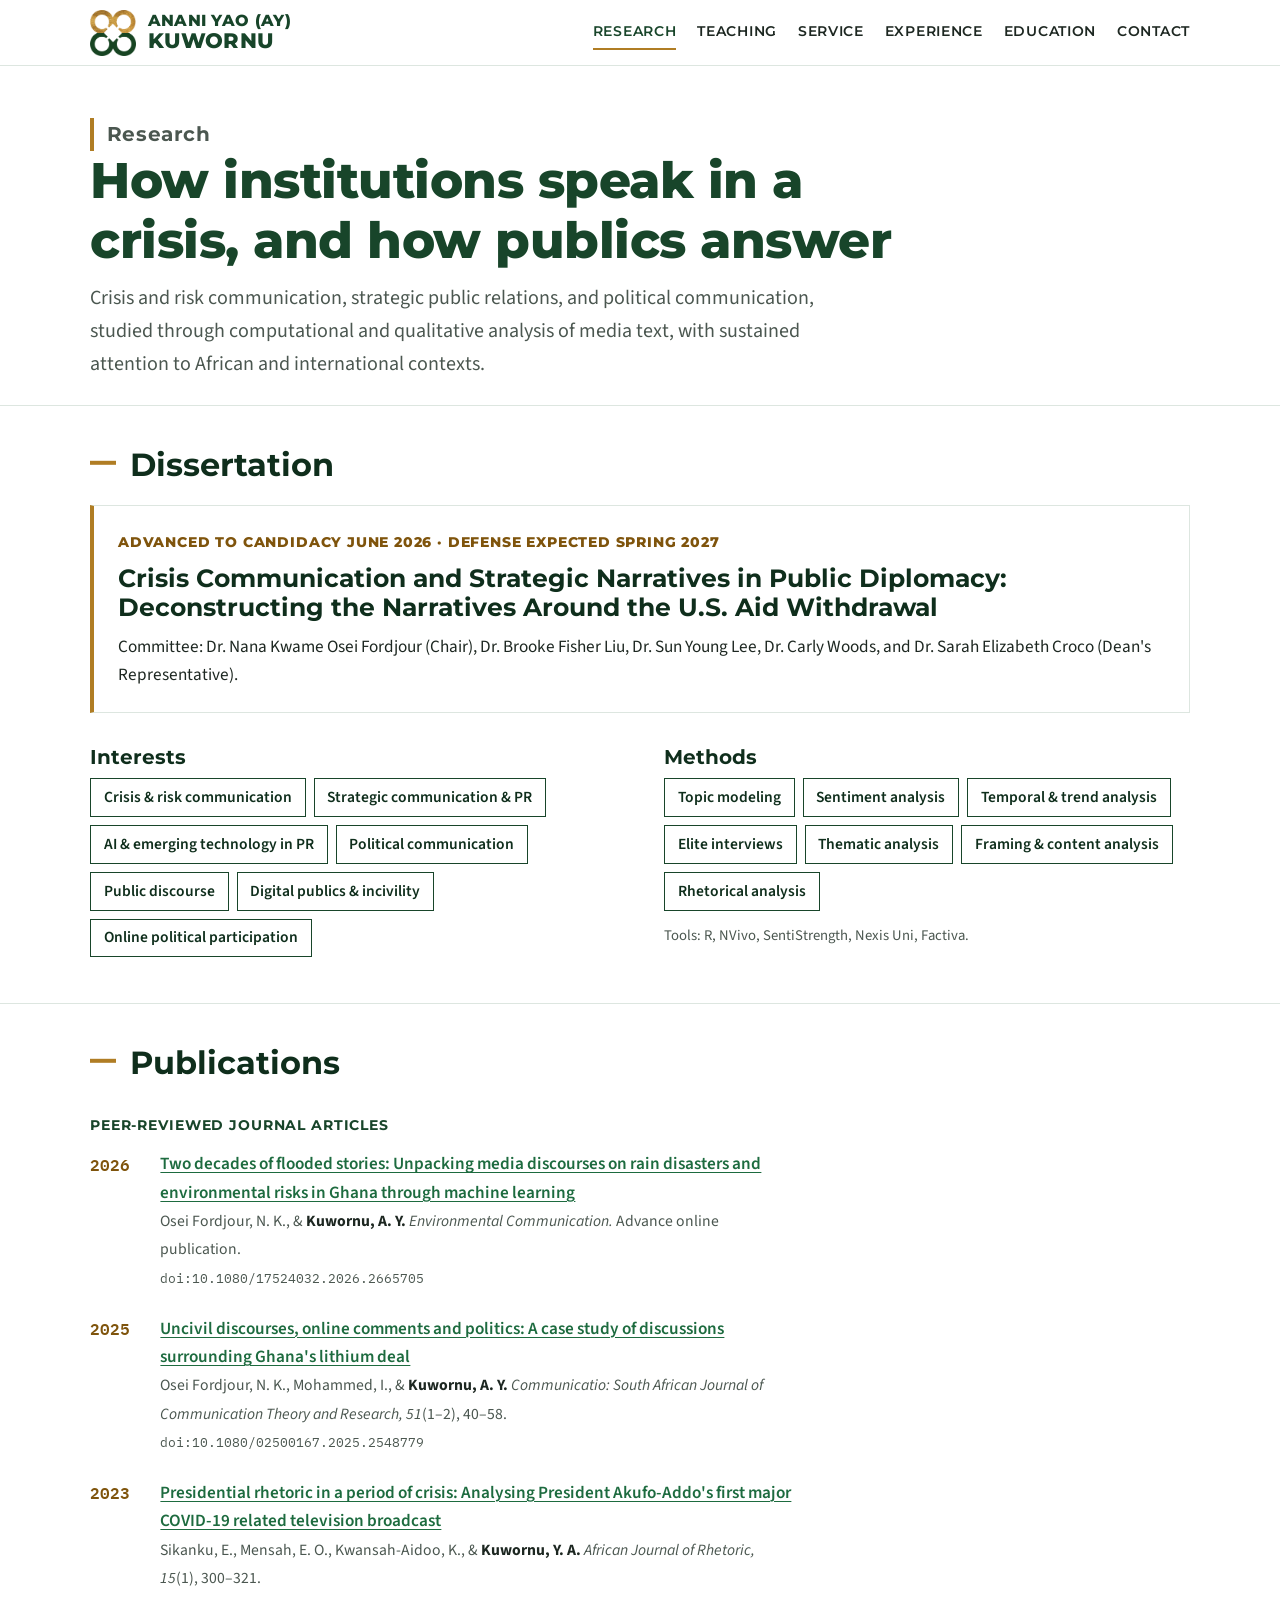
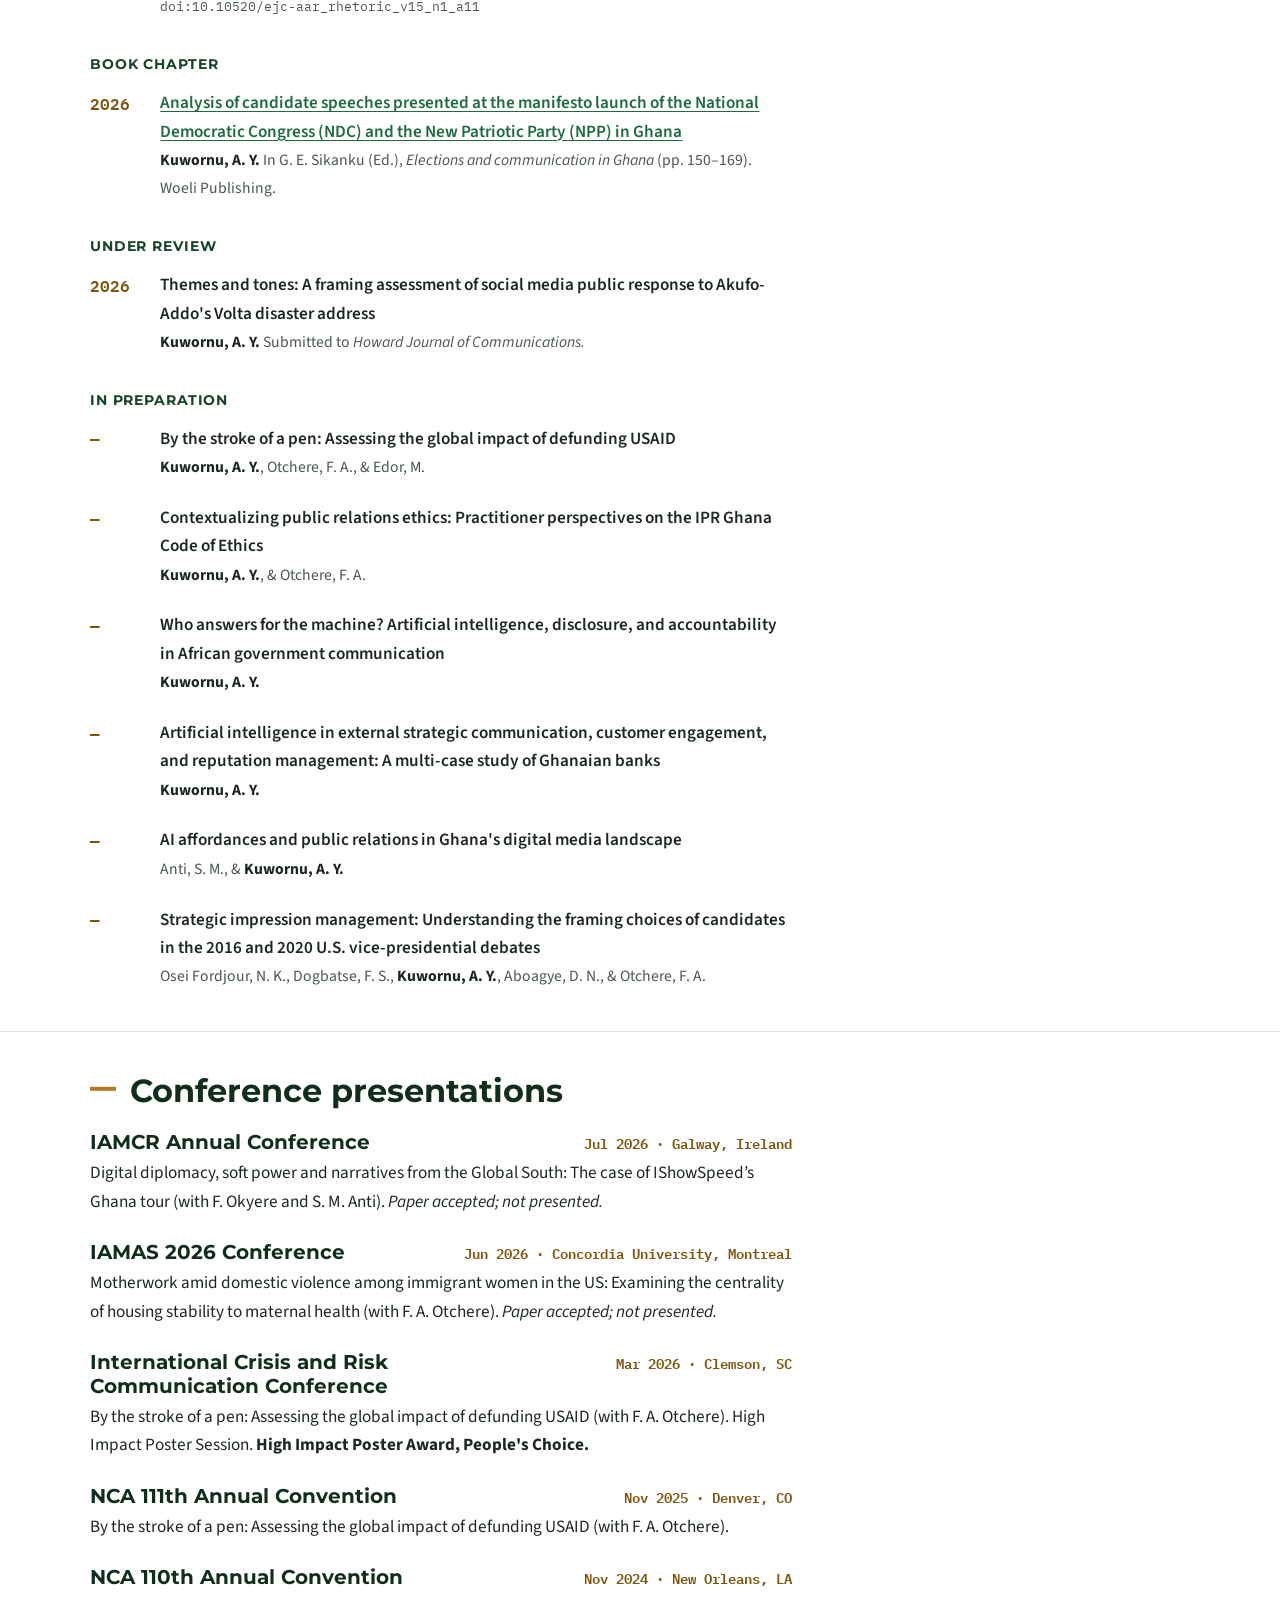
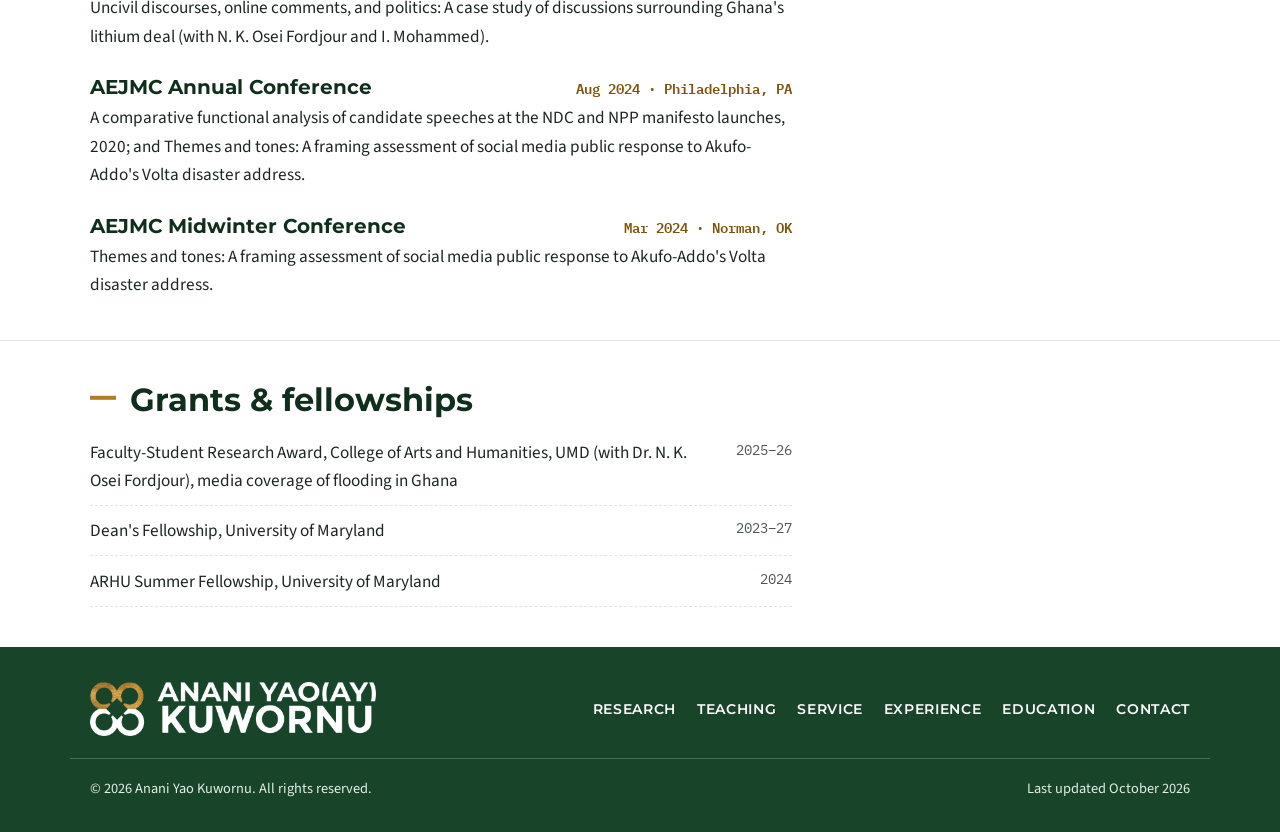
<file: research/index.html>
<!doctype html>
<html lang="en">
<head>
<meta charset="utf-8">
<meta name="viewport" content="width=device-width, initial-scale=1, viewport-fit=cover">
<title>Research | Anani Yao Kuwornu</title>
<meta name="claude:viewport-fit-sides" content="cover">
<meta name="description" content="Dissertation, publications, and conference presentations of Anani Yao Kuwornu, Ph.D. candidate in Strategic Communication and Public Relations at the University of Maryland.">
<link rel="icon" type="image/png" href="../images/favicon.png">
<link rel="apple-touch-icon" href="../images/apple-touch-icon.png">
<link rel="preconnect" href="https://fonts.googleapis.com">
<link rel="preconnect" href="https://fonts.gstatic.com" crossorigin>
<link rel="stylesheet" href="https://fonts.googleapis.com/css2?family=Montserrat:wght@600;700;800&family=IBM+Plex+Mono:wght@400;500&family=Source+Sans+3:wght@400;600&display=swap">
<link rel="stylesheet" href="../assets/css/style.css">
</head>
<body>

<header class="site-header">
  <div class="wrap">
    <a class="brand" href="../index.html"><img src="../images/logo-mark.png" alt="" width="240" height="238"><span>Anani Yao (AY)<small>Kuwornu</small></span></a>
    <nav class="site-nav" aria-label="Main">
      <a href="index.html" aria-current="page">Research</a>
      <a href="../teaching/index.html">Teaching</a>
      <a href="../service/index.html">Service</a>
      <a href="../experience/index.html">Experience</a>
      <a href="../education/index.html">Education</a>
      <a href="../index.html#contact">Contact</a>
    </nav>
  </div>
</header>

<main id="top">
<section class="page-head">
  <div class="wrap">
    <p class="eyebrow">Research</p>
    <h1>How institutions speak in a crisis, and how publics answer</h1>
    <p>Crisis and risk communication, strategic public relations, and political communication, studied through computational and qualitative analysis of media text, with sustained attention to African and international contexts.</p>
  </div>
</section>

<section class="block" id="dissertation">
  <div class="wrap">
    <h2>Dissertation</h2>
    <div class="callout">
      <span class="label">Advanced to candidacy June 2026 · Defense expected spring 2027</span>
      <h3>Crisis Communication and Strategic Narratives in Public Diplomacy: Deconstructing the Narratives Around the U.S. Aid Withdrawal</h3>
      <p>Committee: Dr. Nana Kwame Osei Fordjour (Chair), Dr. Brooke Fisher Liu, Dr. Sun Young Lee, Dr. Carly Woods, and Dr. Sarah Elizabeth Croco (Dean's Representative).</p>
    </div>
    <div class="cols" style="margin-top:2rem">
      <div>
        <h3 style="margin-bottom:0.6rem">Interests</h3>
        <ul class="chips">
          <li>Crisis &amp; risk communication</li>
          <li>Strategic communication &amp; PR</li>
          <li>AI &amp; emerging technology in PR</li>
          <li>Political communication</li>
          <li>Public discourse</li>
          <li>Digital publics &amp; incivility</li>
          <li>Online political participation</li>
        </ul>
      </div>
      <div>
        <h3 style="margin-bottom:0.6rem">Methods</h3>
        <ul class="chips">
          <li>Topic modeling</li>
          <li>Sentiment analysis</li>
          <li>Temporal &amp; trend analysis</li>
          <li>Elite interviews</li>
          <li>Thematic analysis</li>
          <li>Framing &amp; content analysis</li>
          <li>Rhetorical analysis</li>
        </ul>
        <p style="font-size:0.92rem;color:var(--ink-soft);margin-top:0.8rem">Tools: R, NVivo, SentiStrength, Nexis Uni, Factiva.</p>
      </div>
    </div>
  </div>
</section>

<section class="block" id="publications">
  <div class="wrap">
    <h2>Publications</h2>

    <h3 class="sub">Peer-reviewed journal articles</h3>
    <ul class="pubs">
      <li><span class="yr">2026</span><div>
        <span class="title"><a href="https://doi.org/10.1080/17524032.2026.2665705">Two decades of flooded stories: Unpacking media discourses on rain disasters and environmental risks in Ghana through machine learning</a></span>
        <span class="meta">Osei Fordjour, N. K., &amp; <span class="me">Kuwornu, A. Y.</span> <em>Environmental Communication.</em> Advance online publication.</span><br>
        <span class="doi">doi:10.1080/17524032.2026.2665705</span>
      </div></li>
      <li><span class="yr">2025</span><div>
        <span class="title"><a href="https://doi.org/10.1080/02500167.2025.2548779">Uncivil discourses, online comments and politics: A case study of discussions surrounding Ghana's lithium deal</a></span>
        <span class="meta">Osei Fordjour, N. K., Mohammed, I., &amp; <span class="me">Kuwornu, A. Y.</span> <em>Communicatio: South African Journal of Communication Theory and Research, 51</em>(1–2), 40–58.</span><br>
        <span class="doi">doi:10.1080/02500167.2025.2548779</span>
      </div></li>
      <li><span class="yr">2023</span><div>
        <span class="title"><a href="https://journals.co.za/doi/abs/10.10520/ejc-aar_rhetoric_v15_n1_a11" target="_blank" rel="noopener">Presidential rhetoric in a period of crisis: Analysing President Akufo-Addo's first major COVID-19 related television broadcast</a></span>
        <span class="meta">Sikanku, E., Mensah, E. O., Kwansah-Aidoo, K., &amp; <span class="me">Kuwornu, Y. A.</span> <em>African Journal of Rhetoric, 15</em>(1), 300–321.</span><br>
        <span class="doi">doi:10.10520/ejc-aar_rhetoric_v15_n1_a11</span>
      </div></li>
    </ul>

    <h3 class="sub">Book chapter</h3>
    <ul class="pubs">
      <li><span class="yr">2026</span><div>
        <span class="title"><a href="https://repository.unimac.edu.gh/items/46a26531-6279-48c2-8cb9-e44950e8655c" target="_blank" rel="noopener">Analysis of candidate speeches presented at the manifesto launch of the National Democratic Congress (NDC) and the New Patriotic Party (NPP) in Ghana</a></span>
        <span class="meta"><span class="me">Kuwornu, A. Y.</span> In G. E. Sikanku (Ed.), <em>Elections and communication in Ghana</em> (pp. 150–169). Woeli Publishing.</span>
      </div></li>
    </ul>

    <h3 class="sub">Under review</h3>
    <ul class="pubs">
      <li><span class="yr">2026</span><div>
        <span class="title">Themes and tones: A framing assessment of social media public response to Akufo-Addo's Volta disaster address</span>
        <span class="meta"><span class="me">Kuwornu, A. Y.</span> Submitted to <em>Howard Journal of Communications.</em></span>
      </div></li>
    </ul>

    <h3 class="sub">In preparation</h3>
    <ul class="pubs">
      <li><span class="yr">—</span><div><span class="title">By the stroke of a pen: Assessing the global impact of defunding USAID</span><span class="meta"><span class="me">Kuwornu, A. Y.</span>, Otchere, F. A., &amp; Edor, M.</span></div></li>
      <li><span class="yr">—</span><div><span class="title">Contextualizing public relations ethics: Practitioner perspectives on the IPR Ghana Code of Ethics</span><span class="meta"><span class="me">Kuwornu, A. Y.</span>, &amp; Otchere, F. A.</span></div></li>
      <li><span class="yr">—</span><div><span class="title">Who answers for the machine? Artificial intelligence, disclosure, and accountability in African government communication</span><span class="meta"><span class="me">Kuwornu, A. Y.</span></span></div></li>
      <li><span class="yr">—</span><div><span class="title">Artificial intelligence in external strategic communication, customer engagement, and reputation management: A multi-case study of Ghanaian banks</span><span class="meta"><span class="me">Kuwornu, A. Y.</span></span></div></li>
      <li><span class="yr">—</span><div><span class="title">AI affordances and public relations in Ghana's digital media landscape</span><span class="meta">Anti, S. M., &amp; <span class="me">Kuwornu, A. Y.</span></span></div></li>
      <li><span class="yr">—</span><div><span class="title">Strategic impression management: Understanding the framing choices of candidates in the 2016 and 2020 U.S. vice-presidential debates</span><span class="meta">Osei Fordjour, N. K., Dogbatse, F. S., <span class="me">Kuwornu, A. Y.</span>, Aboagye, D. N., &amp; Otchere, F. A.</span></div></li>
    </ul>
  </div>
</section>

<section class="block" id="presentations">
  <div class="wrap">
    <h2>Conference presentations</h2>
    <ul class="roles">
      <li><div class="head"><h3>IAMCR Annual Conference</h3><span class="when">Jul 2026 · Galway, Ireland</span></div>
        <p>Digital diplomacy, soft power and narratives from the Global South: The case of IShowSpeed’s Ghana tour (with F. Okyere and S. M. Anti). <em>Paper accepted; not presented.</em></p></li>
      <li><div class="head"><h3>IAMAS 2026 Conference</h3><span class="when">Jun 2026 · Concordia University, Montreal</span></div>
        <p>Motherwork amid domestic violence among immigrant women in the US: Examining the centrality of housing stability to maternal health (with F. A. Otchere). <em>Paper accepted; not presented.</em></p></li>
      <li><div class="head"><h3>International Crisis and Risk Communication Conference</h3><span class="when">Mar 2026 · Clemson, SC</span></div>
        <p>By the stroke of a pen: Assessing the global impact of defunding USAID (with F. A. Otchere). High Impact Poster Session. <strong>High Impact Poster Award, People's Choice.</strong></p></li>
      <li><div class="head"><h3>NCA 111th Annual Convention</h3><span class="when">Nov 2025 · Denver, CO</span></div>
        <p>By the stroke of a pen: Assessing the global impact of defunding USAID (with F. A. Otchere).</p></li>
      <li><div class="head"><h3>NCA 110th Annual Convention</h3><span class="when">Nov 2024 · New Orleans, LA</span></div>
        <p>Uncivil discourses, online comments, and politics: A case study of discussions surrounding Ghana's lithium deal (with N. K. Osei Fordjour and I. Mohammed).</p></li>
      <li><div class="head"><h3>AEJMC Annual Conference</h3><span class="when">Aug 2024 · Philadelphia, PA</span></div>
        <p>A comparative functional analysis of candidate speeches at the NDC and NPP manifesto launches, 2020; and Themes and tones: A framing assessment of social media public response to Akufo-Addo's Volta disaster address.</p></li>
      <li><div class="head"><h3>AEJMC Midwinter Conference</h3><span class="when">Mar 2024 · Norman, OK</span></div>
        <p>Themes and tones: A framing assessment of social media public response to Akufo-Addo's Volta disaster address.</p></li>
    </ul>
  </div>
</section>

<section class="block" id="funding">
  <div class="wrap">
    <h2>Grants &amp; fellowships</h2>
    <ul class="plain prose">
      <li><span>Faculty-Student Research Award, College of Arts and Humanities, UMD (with Dr. N. K. Osei Fordjour), media coverage of flooding in Ghana</span><span class="r">2025–26</span></li>
      <li><span>Dean's Fellowship, University of Maryland</span><span class="r">2023–27</span></li>
      <li><span>ARHU Summer Fellowship, University of Maryland</span><span class="r">2024</span></li>
    </ul>
  </div>
</section>
</main>

<footer class="site-footer">
  <div class="wrap">
    <img src="../images/logo-white.png" alt="Anani Yao (AY) Kuwornu" width="900" height="170">
    <nav class="foot-nav" aria-label="Footer">
      <a href="index.html">Research</a><a href="../teaching/index.html">Teaching</a><a href="../service/index.html">Service</a><a href="../experience/index.html">Experience</a><a href="../education/index.html">Education</a><a href="../index.html#contact">Contact</a>
    </nav>
  </div>
  <div class="wrap foot-meta">
    <span>© 2026 Anani Yao Kuwornu. All rights reserved.</span>
    <span>Last updated October 2026</span>
  </div>
</footer>
</body>
</html>
</file>
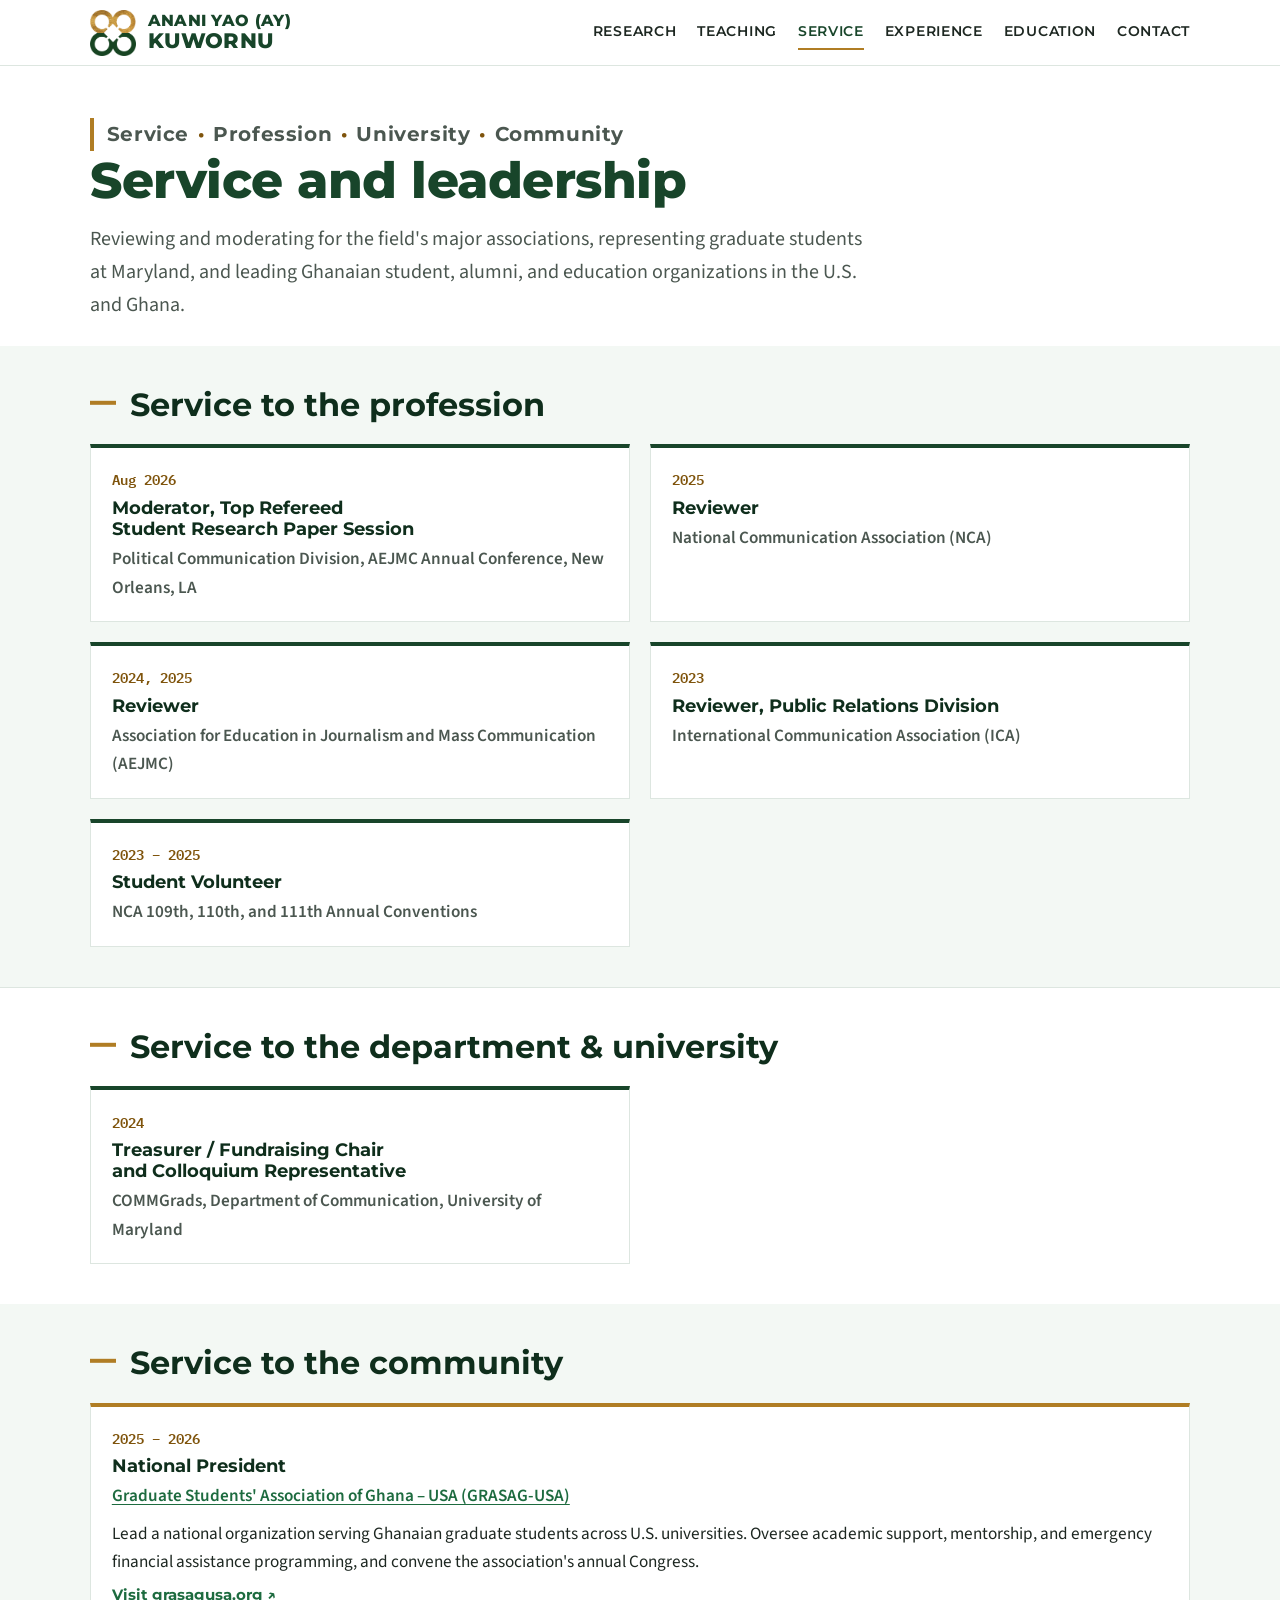
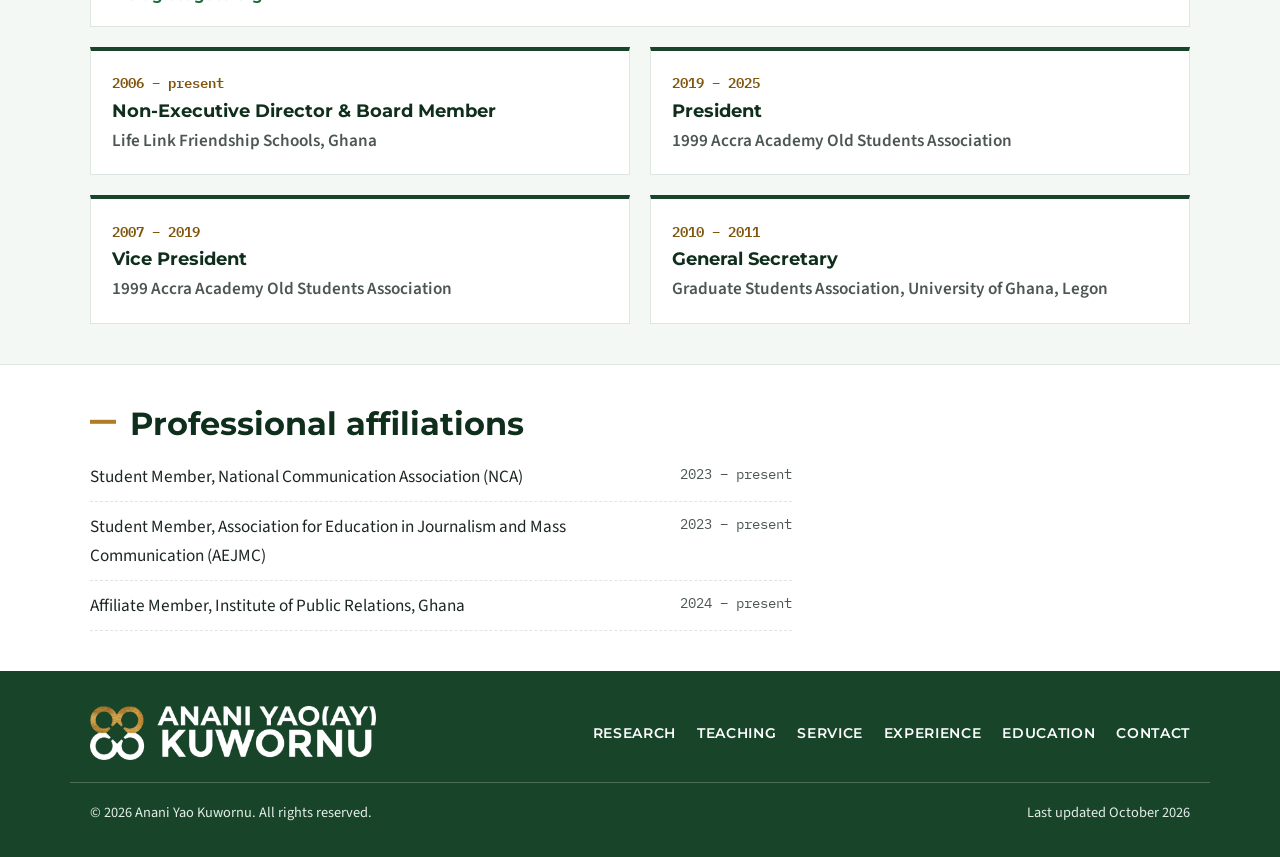
<file: service/index.html>
<!doctype html>
<html lang="en">
<head>
<meta charset="utf-8">
<meta name="viewport" content="width=device-width, initial-scale=1, viewport-fit=cover">
<title>Service | Anani Yao Kuwornu</title>
<meta name="claude:viewport-fit-sides" content="cover">
<meta name="description" content="Professional, university, and community service and leadership of Anani Yao Kuwornu.">
<link rel="icon" type="image/png" href="../images/favicon.png">
<link rel="apple-touch-icon" href="../images/apple-touch-icon.png">
<link rel="preconnect" href="https://fonts.googleapis.com">
<link rel="preconnect" href="https://fonts.gstatic.com" crossorigin>
<link rel="stylesheet" href="https://fonts.googleapis.com/css2?family=Montserrat:wght@600;700;800&family=IBM+Plex+Mono:wght@400;500&family=Source+Sans+3:wght@400;600&display=swap">
<link rel="stylesheet" href="../assets/css/style.css">
</head>
<body>

<header class="site-header">
  <div class="wrap">
    <a class="brand" href="../index.html"><img src="../images/logo-mark.png" alt="" width="240" height="238"><span>Anani Yao (AY)<small>Kuwornu</small></span></a>
    <nav class="site-nav" aria-label="Main">
      <a href="../research/index.html">Research</a>
      <a href="../teaching/index.html">Teaching</a>
      <a href="index.html" aria-current="page">Service</a>
      <a href="../experience/index.html">Experience</a>
      <a href="../education/index.html">Education</a>
      <a href="../index.html#contact">Contact</a>
    </nav>
  </div>
</header>

<main id="top">
<section class="page-head">
  <div class="wrap">
    <p class="eyebrow">Service<span class="sep">·</span>Profession<span class="sep">·</span>University<span class="sep">·</span>Community</p>
    <h1>Service and leadership</h1>
    <p>Reviewing and moderating for the field's major associations, representing graduate students at Maryland, and leading Ghanaian student, alumni, and education organizations in the U.S. and Ghana.</p>
  </div>
</section>

<section class="block tint" id="profession">
  <div class="wrap">
    <h2>Service to the profession</h2>
    <ul class="svc">
      <li><span class="when">Aug 2026</span><h3>Moderator, Top Refereed Student Research Paper Session</h3><span class="org">Political Communication Division, AEJMC Annual Conference, New Orleans, LA</span></li>
      <li><span class="when">2025</span><h3>Reviewer</h3><span class="org">National Communication Association (NCA)</span></li>
      <li><span class="when">2024, 2025</span><h3>Reviewer</h3><span class="org">Association for Education in Journalism and Mass Communication (AEJMC)</span></li>
      <li><span class="when">2023</span><h3>Reviewer, Public Relations Division</h3><span class="org">International Communication Association (ICA)</span></li>
      <li><span class="when">2023 – 2025</span><h3>Student Volunteer</h3><span class="org">NCA 109th, 110th, and 111th Annual Conventions</span></li>
    </ul>
  </div>
</section>

<section class="block" id="university">
  <div class="wrap">
    <h2>Service to the department &amp; university</h2>
    <ul class="svc">
      <li><span class="when">2024</span><h3>Treasurer / Fundraising Chair and Colloquium Representative</h3><span class="org">COMMGrads, Department of Communication, University of Maryland</span></li>
    </ul>
  </div>
</section>

<section class="block tint" id="community">
  <div class="wrap">
    <h2>Service to the community</h2>
    <ul class="svc">
      <li class="lead" id="grasag"><span class="when">2025 – 2026</span><h3>National President</h3><span class="org"><a href="https://grasagusa.org/" target="_blank" rel="noopener">Graduate Students' Association of Ghana – USA (GRASAG-USA)</a></span>
        <p>Lead a national organization serving Ghanaian graduate students across U.S. universities. Oversee academic support, mentorship, and emergency financial assistance programming, and convene the association's annual Congress.</p>
        <a class="more" href="https://grasagusa.org/" target="_blank" rel="noopener">Visit grasagusa.org ↗</a></li>
      <li><span class="when">2006 – present</span><h3>Non-Executive Director &amp; Board Member</h3><span class="org">Life Link Friendship Schools, Ghana</span></li>
      <li><span class="when">2019 – 2025</span><h3>President</h3><span class="org">1999 Accra Academy Old Students Association</span></li>
      <li><span class="when">2007 – 2019</span><h3>Vice President</h3><span class="org">1999 Accra Academy Old Students Association</span></li>
      <li><span class="when">2010 – 2011</span><h3>General Secretary</h3><span class="org">Graduate Students Association, University of Ghana, Legon</span></li>
    </ul>
  </div>
</section>

<section class="block" id="affiliations">
  <div class="wrap">
    <h2>Professional affiliations</h2>
    <ul class="plain prose">
      <li><span>Student Member, National Communication Association (NCA)</span><span class="r">2023 – present</span></li>
      <li><span>Student Member, Association for Education in Journalism and Mass Communication (AEJMC)</span><span class="r">2023 – present</span></li>
      <li><span>Affiliate Member, Institute of Public Relations, Ghana</span><span class="r">2024 – present</span></li>
    </ul>
  </div>
</section>
</main>

<footer class="site-footer">
  <div class="wrap">
    <img src="../images/logo-white.png" alt="Anani Yao (AY) Kuwornu" width="900" height="170">
    <nav class="foot-nav" aria-label="Footer">
      <a href="../research/index.html">Research</a><a href="../teaching/index.html">Teaching</a><a href="index.html">Service</a><a href="../experience/index.html">Experience</a><a href="../education/index.html">Education</a><a href="../index.html#contact">Contact</a>
    </nav>
  </div>
  <div class="wrap foot-meta">
    <span>© 2026 Anani Yao Kuwornu. All rights reserved.</span>
    <span>Last updated October 2026</span>
  </div>
</footer>
</body>
</html>
</file>
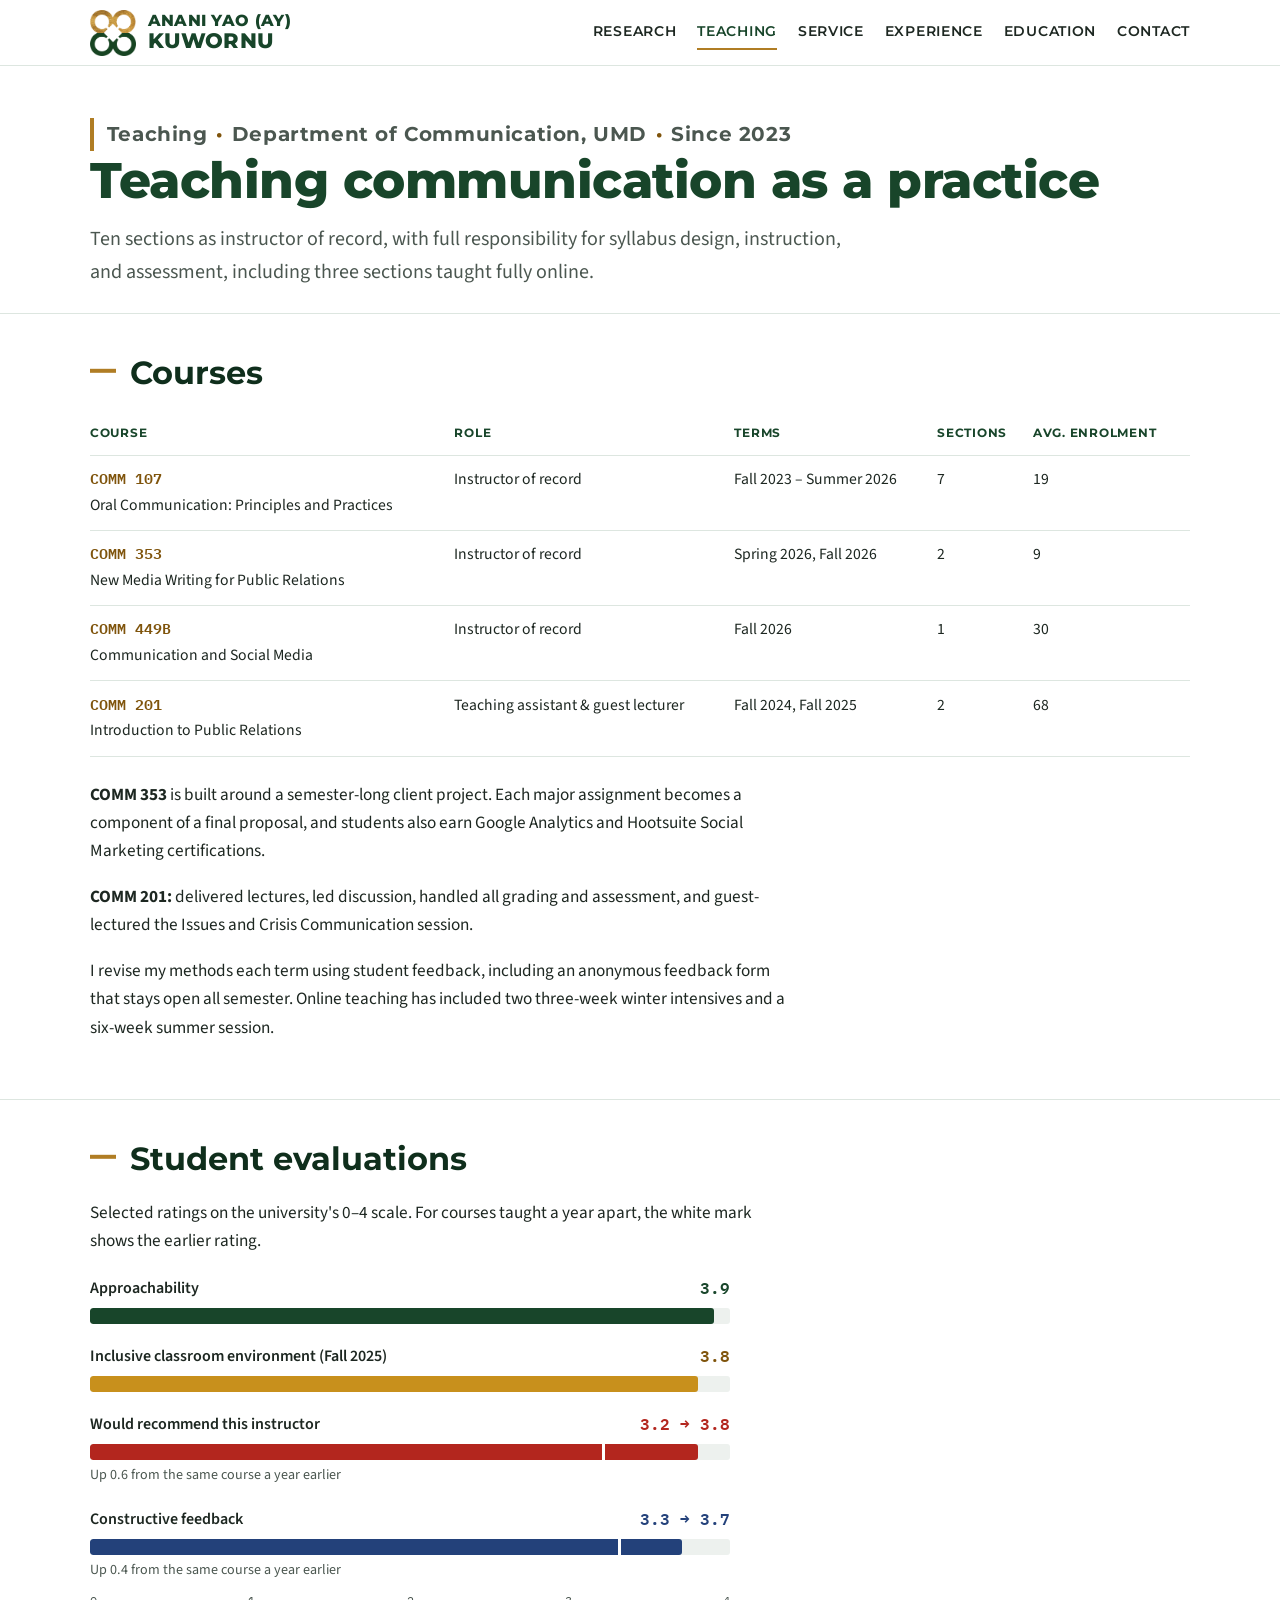
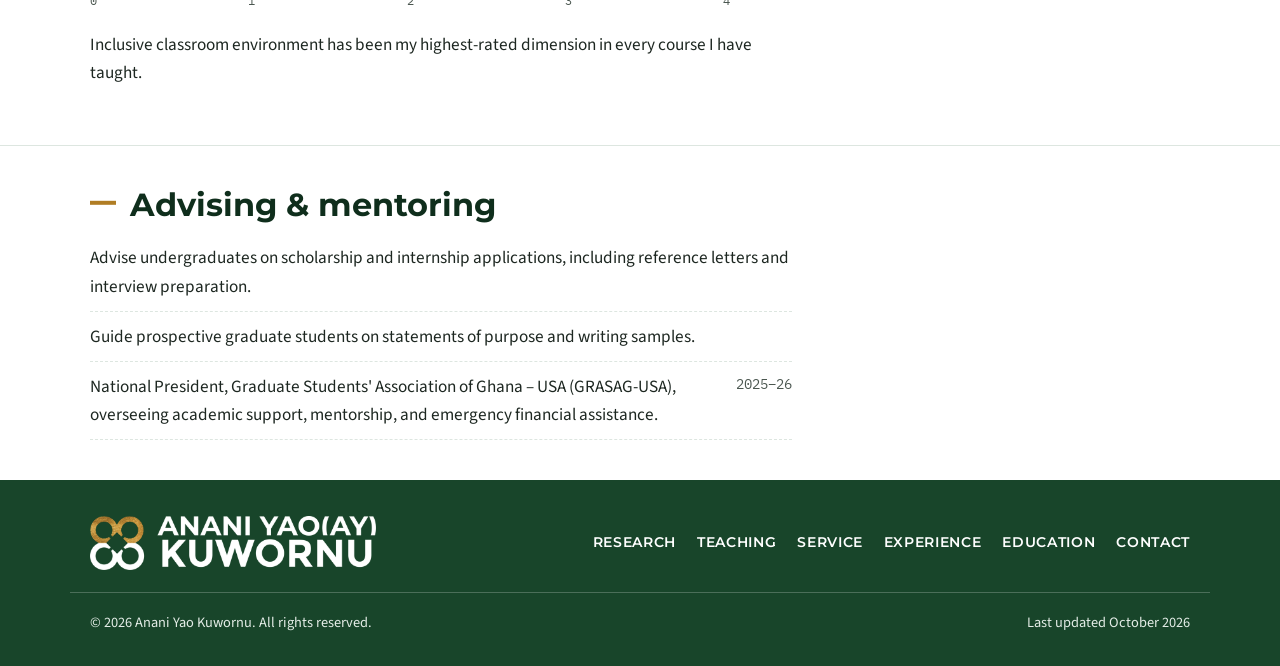
<file: teaching/index.html>
<!doctype html>
<html lang="en">
<head>
<meta charset="utf-8">
<meta name="viewport" content="width=device-width, initial-scale=1, viewport-fit=cover">
<title>Teaching | Anani Yao Kuwornu</title>
<meta name="claude:viewport-fit-sides" content="cover">
<meta name="description" content="Courses, teaching evaluations, and mentoring by Anani Yao Kuwornu, Department of Communication, University of Maryland.">
<link rel="icon" type="image/png" href="../images/favicon.png">
<link rel="apple-touch-icon" href="../images/apple-touch-icon.png">
<link rel="preconnect" href="https://fonts.googleapis.com">
<link rel="preconnect" href="https://fonts.gstatic.com" crossorigin>
<link rel="stylesheet" href="https://fonts.googleapis.com/css2?family=Montserrat:wght@600;700;800&family=IBM+Plex+Mono:wght@400;500&family=Source+Sans+3:wght@400;600&display=swap">
<link rel="stylesheet" href="../assets/css/style.css">
</head>
<body>

<header class="site-header">
  <div class="wrap">
    <a class="brand" href="../index.html"><img src="../images/logo-mark.png" alt="" width="240" height="238"><span>Anani Yao (AY)<small>Kuwornu</small></span></a>
    <nav class="site-nav" aria-label="Main">
      <a href="../research/index.html">Research</a>
      <a href="index.html" aria-current="page">Teaching</a>
      <a href="../service/index.html">Service</a>
      <a href="../experience/index.html">Experience</a>
      <a href="../education/index.html">Education</a>
      <a href="../index.html#contact">Contact</a>
    </nav>
  </div>
</header>

<main id="top">
<section class="page-head">
  <div class="wrap">
    <p class="eyebrow">Teaching<span class="sep">·</span>Department of Communication, UMD<span class="sep">·</span>Since 2023</p>
    <h1>Teaching communication as a practice</h1>
    <p>Ten sections as instructor of record, with full responsibility for syllabus design, instruction, and assessment, including three sections taught fully online.</p>
  </div>
</section>

<section class="block" id="courses">
  <div class="wrap">
    <h2>Courses</h2>
    <div class="table-scroll">
      <table>
        <thead><tr><th>Course</th><th>Role</th><th>Terms</th><th>Sections</th><th>Avg. enrolment</th></tr></thead>
        <tbody>
          <tr><td><span class="code">COMM 107</span><br>Oral Communication: Principles and Practices</td><td>Instructor of record</td><td>Fall 2023 – Summer 2026</td><td class="num">7</td><td class="num">19</td></tr>
          <tr><td><span class="code">COMM 353</span><br>New Media Writing for Public Relations</td><td>Instructor of record</td><td>Spring 2026, Fall 2026</td><td class="num">2</td><td class="num">9</td></tr>
          <tr><td><span class="code">COMM 449B</span><br>Communication and Social Media</td><td>Instructor of record</td><td>Fall 2026</td><td class="num">1</td><td class="num">30</td></tr>
          <tr><td><span class="code">COMM 201</span><br>Introduction to Public Relations</td><td>Teaching assistant &amp; guest lecturer</td><td>Fall 2024, Fall 2025</td><td class="num">2</td><td class="num">68</td></tr>
        </tbody>
      </table>
    </div>
    <div class="prose">
      <p><strong>COMM 353</strong> is built around a semester-long client project. Each major assignment becomes a component of a final proposal, and students also earn Google Analytics and Hootsuite Social Marketing certifications.</p>
      <p><strong>COMM 201:</strong> delivered lectures, led discussion, handled all grading and assessment, and guest-lectured the Issues and Crisis Communication session.</p>
      <p>I revise my methods each term using student feedback, including an anonymous feedback form that stays open all semester. Online teaching has included two three-week winter intensives and a six-week summer session.</p>
    </div>
  </div>
</section>

<section class="block" id="evaluations">
  <div class="wrap">
    <h2>Student evaluations</h2>
    <p class="prose">Selected ratings on the university's 0–4 scale. For courses taught a year apart, the white mark shows the earlier rating.</p>
    <div class="evals">
      <div class="eval"><div class="lbl"><span>Approachability</span><b>3.9</b></div><div class="bar"><i style="width:97.5%"></i></div></div>
      <div class="eval c2"><div class="lbl"><span>Inclusive classroom environment (Fall 2025)</span><b>3.8</b></div><div class="bar"><i style="width:95%"></i></div></div>
      <div class="eval c3"><div class="lbl"><span>Would recommend this instructor</span><b>3.2 → 3.8</b></div><div class="bar"><i style="width:95%"></i><s style="left:80%"></s></div><div class="note">Up 0.6 from the same course a year earlier</div></div>
      <div class="eval c4"><div class="lbl"><span>Constructive feedback</span><b>3.3 → 3.7</b></div><div class="bar"><i style="width:92.5%"></i><s style="left:82.5%"></s></div><div class="note">Up 0.4 from the same course a year earlier</div></div>
    </div>
    <div class="scale" aria-hidden="true"><span>0</span><span>1</span><span>2</span><span>3</span><span>4</span></div>
    <p class="prose" style="margin-top:1.25rem">Inclusive classroom environment has been my highest-rated dimension in every course I have taught.</p>
  </div>
</section>

<section class="block" id="mentoring">
  <div class="wrap">
    <h2>Advising &amp; mentoring</h2>
    <ul class="plain prose">
      <li><span>Advise undergraduates on scholarship and internship applications, including reference letters and interview preparation.</span></li>
      <li><span>Guide prospective graduate students on statements of purpose and writing samples.</span></li>
      <li><span>National President, Graduate Students' Association of Ghana – USA (GRASAG-USA), overseeing academic support, mentorship, and emergency financial assistance.</span><span class="r">2025–26</span></li>
    </ul>
  </div>
</section>
</main>

<footer class="site-footer">
  <div class="wrap">
    <img src="../images/logo-white.png" alt="Anani Yao (AY) Kuwornu" width="900" height="170">
    <nav class="foot-nav" aria-label="Footer">
      <a href="../research/index.html">Research</a><a href="index.html">Teaching</a><a href="../service/index.html">Service</a><a href="../experience/index.html">Experience</a><a href="../education/index.html">Education</a><a href="../index.html#contact">Contact</a>
    </nav>
  </div>
  <div class="wrap foot-meta">
    <span>© 2026 Anani Yao Kuwornu. All rights reserved.</span>
    <span>Last updated October 2026</span>
  </div>
</footer>
</body>
</html>
</file>
<file: assets/css/style.css>
/* Layout: wide hero pairing the full portrait with the statement; sections on a bright white page,
   alternating with a faint green tint; brand forest green and gold taken from the personal logo.
   Single light theme by choice, so the brand colors read the same for every visitor. */
:root {
  --green: #18452a;        /* brand forest green: headings, buttons, footer */
  --green-deep: #0f2e1c;
  --gold: #b07d24;         /* brand gold: rules, years, accents */
  --gold-soft: #f7efdd;
  --gold-text: #7f540c;    /* darker gold for text, readable on white and the green tint */
  --ink: #1d2721;          /* running text */
  --ink-soft: #4b5750;
  --paper: #ffffff;        /* bright page */
  --tint: #f3f8f4;         /* faint green band */
  --line: #dde6e0;
  --link: #1d6b3f;

  --display: "Montserrat", "Helvetica Neue", Arial, sans-serif;
  --body: "Source Sans 3", "Segoe UI", system-ui, sans-serif;
  --mono: "IBM Plex Mono", ui-monospace, Menlo, monospace;

  --step--1: 0.9rem;
  --step-0: 1.075rem;
  --step-1: 1.25rem;
  --step-2: 1.55rem;
  --step-3: 2rem;
  --step-4: clamp(2.2rem, 4.6vw, 3.1rem);
  --measure: 78ch;
  --wide: 1140px;
  color-scheme: light;
}

*, *::before, *::after { box-sizing: border-box; }
html { scroll-behavior: smooth; }
@media (prefers-reduced-motion: reduce) { html { scroll-behavior: auto; } }
body {
  margin: 0;
  background: var(--paper);
  color: var(--ink);
  font: 400 var(--step-0)/1.65 var(--body);
  -webkit-font-smoothing: antialiased;
}
body::before {
  content: ""; position: fixed; inset: 0 0 auto; z-index: 10;
  height: env(safe-area-inset-top, 0px); background: var(--paper);
}
img { max-width: 100%; display: block; }
a { color: var(--link); text-underline-offset: 3px; text-decoration-thickness: 1px; }
a:hover { color: var(--gold-text); }
:focus-visible { outline: 2px solid var(--gold); outline-offset: 3px; border-radius: 2px; }

.wrap {
  max-width: var(--wide); margin: 0 auto;
  padding-left: max(20px, env(safe-area-inset-left, 0px));
  padding-right: max(20px, env(safe-area-inset-right, 0px));
}
.prose { max-width: var(--measure); }

/* Header */
.site-header {
  position: sticky; top: env(safe-area-inset-top, 0px); z-index: 5;
  background: rgba(255, 255, 255, 0.95);
  backdrop-filter: blur(8px);
  border-bottom: 1px solid var(--line);
}
.site-header .wrap {
  display: flex; align-items: center; justify-content: space-between;
  gap: 0.75rem 1.5rem; flex-wrap: wrap; padding-block: 0.6rem;
}
.brand {
  display: flex; align-items: center; gap: 0.7rem;
  text-decoration: none; color: var(--green);
  font-family: var(--display); font-weight: 800; font-size: 1rem;
  letter-spacing: 0.02em; text-transform: uppercase; line-height: 1.05;
}
.brand img { height: 46px; width: auto; }
.brand small { display: block; font-size: 1.3em; letter-spacing: 0.01em; }
.brand:hover { color: var(--green); }
.site-nav { display: flex; flex-wrap: wrap; gap: 0.25rem 1.3rem; }
.site-nav a {
  color: var(--ink); text-decoration: none; font-size: var(--step--1);
  font-family: var(--display); font-weight: 600; letter-spacing: 0.05em; text-transform: uppercase;
  padding-block: 0.3rem; border-bottom: 2px solid transparent;
}
.site-nav a:hover, .site-nav a[aria-current="page"] { color: var(--green); border-color: var(--gold); }

/* Hero */
.hero { padding-block: clamp(2rem, 5vw, 3.5rem) 2rem; }
.hero .wrap {
  display: grid; grid-template-columns: minmax(0, 380px) minmax(0, 1fr);
  gap: clamp(1.75rem, 5vw, 4rem); align-items: center;
}
.portrait { margin: 0; position: relative; isolation: isolate; }
.portrait img { width: 100%; height: auto; }
.portrait::after {
  content: ""; position: absolute; inset: 14px -14px -14px 14px;
  border: 2px solid var(--gold); z-index: -1;
}
.eyebrow {
  display: flex; flex-wrap: wrap; align-items: center; gap: 0.2rem 0;
  margin: 0 0 0.9rem; padding-left: 0.8rem; border-left: 4px solid var(--gold);
  font-family: var(--display); font-size: 1.05rem; font-weight: 700;
  letter-spacing: 0.03em; color: var(--green-deep);
}
.eyebrow .sep { color: var(--gold-text); margin-inline: 0.55rem; font-weight: 800; }
h1, h2, h3 { font-family: var(--display); font-weight: 700; line-height: 1.2; text-wrap: balance; margin: 0; color: var(--green-deep); }
h1 { font-size: var(--step-4); font-weight: 800; letter-spacing: -0.01em; color: var(--green); }
h1 .creds { display: block; margin-top: 0.35rem; font-size: 0.42em; font-weight: 700; letter-spacing: 0.06em; color: var(--ink-soft); }
.hero .role { margin: 0.6rem 0 1.3rem; color: var(--ink-soft); font-size: var(--step-1); line-height: 1.45; }
.hero p { margin: 0 0 1rem; }
.actions { display: flex; flex-wrap: wrap; gap: 0.75rem; margin: 1.4rem 0 1.2rem; }
.btn {
  display: inline-block; padding: 0.65rem 1.15rem; font-weight: 700; font-size: 0.95rem;
  font-family: var(--display); text-decoration: none; border: 2px solid var(--green); color: var(--green);
}
.btn.primary { background: var(--green); color: #ffffff; }
.btn:hover { background: var(--gold); border-color: var(--gold); color: #ffffff; }
.links { display: flex; flex-wrap: wrap; gap: 0.35rem 1.1rem; font-size: 0.98rem; }
.links span { color: var(--ink); font-weight: 600; }

/* Sections */
section.block { padding-block: 2.5rem; border-top: 1px solid var(--line); }
section.block.tint { background: var(--tint); border-top: 0; }
section.block > .wrap > h2, h2.sec {
  font-size: var(--step-3); margin-bottom: 1.25rem;
  display: flex; align-items: baseline; gap: 0.9rem;
}
section.block > .wrap > h2::before, h2.sec::before {
  content: ""; width: 1.6rem; height: 4px; background: var(--gold); flex: none;
  transform: translateY(-0.35em);
}
h3 { font-size: var(--step-1); }
.more { font-weight: 700; text-decoration: none; font-family: var(--display); font-size: 0.95rem; }
.more:hover { text-decoration: underline; }

/* Research: dissertation and summary on the left, interests on the right */
.split { display: grid; grid-template-columns: minmax(0, 1.7fr) minmax(0, 1fr); gap: 2rem 3rem; align-items: start; }
.split > * { min-width: 0; }
.side h3 { font-size: 0.95rem; letter-spacing: 0.06em; text-transform: uppercase; color: var(--green); margin-bottom: 0.8rem; }

.callout {
  background: var(--paper); border: 1px solid var(--line); border-left: 4px solid var(--gold);
  padding: 1.4rem 1.5rem; margin: 0 0 1.25rem;
}
.callout .label { font-family: var(--display); font-size: 0.85rem; font-weight: 800; letter-spacing: 0.06em; text-transform: uppercase; color: var(--gold-text); }
.callout h3 { margin: 0.45rem 0 0.6rem; font-size: var(--step-2); }
.callout p { margin: 0; color: var(--ink); }

/* Interests */
.chips { list-style: none; padding: 0; margin: 0; display: flex; flex-wrap: wrap; gap: 0.5rem; }
.chips li {
  font-size: 0.97rem; font-weight: 600; padding: 0.35rem 0.8rem;
  background: var(--paper); color: var(--green-deep); border: 1.5px solid var(--green);
}

/* Publications */
.pubs { list-style: none; padding: 0; margin: 0; display: grid; gap: 1.4rem; max-width: var(--measure); }
.pubs li { display: grid; grid-template-columns: 3.4rem minmax(0, 1fr); gap: 1rem; }
.pubs .yr { font-family: var(--mono); font-size: 1rem; font-weight: 600; color: var(--gold-text); padding-top: 0.1rem; font-variant-numeric: tabular-nums; }
.pubs .title { font-weight: 600; display: block; }
.pubs .meta { color: var(--ink-soft); font-size: 0.98rem; }
.pubs .doi { font-family: var(--mono); font-size: 0.82rem; word-break: break-all; color: var(--ink-soft); }
.pubs .me { font-weight: 700; color: var(--ink); }
h3.sub { font-size: 0.9rem; font-weight: 700; letter-spacing: 0.06em; text-transform: uppercase; color: var(--green); margin: 2.2rem 0 1rem; }

/* Career strip: a real chronology, oldest to newest */
.career { list-style: none; padding: 0; margin: 0 0 1.75rem; display: grid; grid-template-columns: repeat(5, minmax(0, 1fr)); border-top: 3px solid var(--green); }
.career li { padding: 0.9rem 0.8rem 0 0; position: relative; }
.career li::before { content: ""; position: absolute; top: -8px; left: 0; width: 13px; height: 13px; background: var(--paper); border: 3px solid var(--green); border-radius: 50%; }
.career li.now::before { background: var(--gold); border-color: var(--gold); }
.career .yrs { font-family: var(--mono); font-size: 0.9rem; color: var(--gold-text); font-weight: 600; font-variant-numeric: tabular-nums; }
.career .org { font-weight: 700; line-height: 1.3; display: block; margin-top: 0.2rem; }
.career .pos { font-size: 0.92rem; color: var(--ink-soft); line-height: 1.35; display: block; }

.roles { list-style: none; padding: 0; margin: 0; display: grid; gap: 1.5rem; max-width: var(--measure); }
.roles .head { display: flex; flex-wrap: wrap; justify-content: space-between; gap: 0.25rem 1rem; }
.roles .when { font-family: var(--mono); font-size: 0.85rem; color: var(--ink-soft); }
.roles p { margin: 0.3rem 0 0; }

/* Two-column facts */
.cols { display: grid; grid-template-columns: repeat(2, minmax(0, 1fr)); gap: 2rem 3rem; }
.plain { list-style: none; padding: 0; margin: 0; display: grid; gap: 0.7rem; }
.plain li { display: flex; justify-content: space-between; gap: 1rem; border-bottom: 1px dashed var(--line); padding-bottom: 0.6rem; }
.plain .r { font-family: var(--mono); font-size: 0.85rem; color: var(--ink-soft); white-space: nowrap; }

/* Teaching table */
.table-scroll { overflow-x: auto; margin: 1rem 0 1.5rem; }
table { border-collapse: collapse; width: 100%; min-width: 560px; font-size: 0.98rem; }
th, td { text-align: left; padding: 0.7rem 0.8rem 0.7rem 0; border-bottom: 1px solid var(--line); vertical-align: top; }
th { font-family: var(--display); font-size: 0.78rem; font-weight: 700; letter-spacing: 0.06em; text-transform: uppercase; color: var(--green); }
td.num { font-variant-numeric: tabular-nums; }
.code { font-family: var(--mono); font-size: 0.92rem; font-weight: 600; color: var(--gold-text); white-space: nowrap; }

/* Evaluation bars on a real 0 to 4 scale, one kente-inspired color per measure */
.evals { display: grid; gap: 1.2rem; max-width: 640px; margin-top: 1.25rem; }
.eval { --c: var(--green); --c-soft: #cfe1d5; }
.eval.c2 { --c: #c8901c; --c-soft: #f3e2bd; }
.eval.c2 .lbl b { color: var(--gold-text); }
.eval.c3 { --c: #b3261e; --c-soft: #f2cfcb; }
.eval.c4 { --c: #23417a; --c-soft: #cdd7ea; }
.eval .lbl { display: flex; justify-content: space-between; gap: 1rem; font-size: 1rem; font-weight: 600; }
.eval .lbl b { font-family: var(--mono); font-weight: 600; color: var(--c); font-variant-numeric: tabular-nums; white-space: nowrap; }
.bar { height: 16px; background: #edf1ee; margin-top: 0.4rem; position: relative; border-radius: 3px; overflow: hidden; }
.bar i { position: absolute; inset: 0 auto 0 0; background: var(--c); border-radius: 3px; }
.bar s { position: absolute; top: 0; bottom: 0; width: 3px; background: #ffffff; text-decoration: none; }
.eval .note { font-size: 0.88rem; color: var(--ink-soft); margin-top: 0.25rem; }
.legend { display: flex; flex-wrap: wrap; gap: 0.4rem 1.2rem; font-size: 0.9rem; color: var(--ink-soft); margin-top: 1rem; }
.legend span { display: inline-flex; align-items: center; gap: 0.4rem; }
.legend i { width: 22px; height: 10px; display: inline-block; background: #cfd8d2; border-radius: 2px; }
.legend i.mark { width: 3px; height: 14px; background: var(--ink); }
.scale { display: flex; justify-content: space-between; font-family: var(--mono); font-size: 0.78rem; color: var(--ink-soft); max-width: 640px; margin-top: 0.5rem; }

/* Contact */
.contact-grid { display: grid; grid-template-columns: repeat(auto-fit, minmax(220px, 1fr)); gap: 1.25rem; }
.contact-grid .label { font-family: var(--display); font-size: 0.78rem; font-weight: 700; letter-spacing: 0.06em; text-transform: uppercase; color: var(--green); display: block; margin-bottom: 0.2rem; }
.contact-grid a, .contact-grid span.v { word-break: break-word; }

/* Footer: brand green band with the white logo, nav, and site credits */
.site-footer { background: var(--green); color: #e4ede7; padding-block: 2.2rem 2rem; font-size: 0.95rem; }
.site-footer .wrap { display: flex; justify-content: space-between; align-items: center; flex-wrap: wrap; gap: 1rem 2rem; }
.site-footer img { height: 54px; width: auto; }
.foot-nav { display: flex; flex-wrap: wrap; gap: 0.3rem 1.3rem; font-family: var(--display); font-weight: 600; font-size: 0.85rem; letter-spacing: 0.05em; text-transform: uppercase; }
.foot-nav a { text-decoration: none; }
.foot-meta { margin-top: 1.4rem; padding-top: 1.1rem; border-top: 1px solid rgba(255,255,255,0.22); font-size: 0.9rem; }
.site-footer a { color: #ffffff; }
.site-footer a:hover { color: #e9c983; }

.page-head { padding-block: 2.5rem 1.5rem; }
.page-head p { color: var(--ink-soft); font-size: var(--step-1); max-width: var(--measure); margin: 0.75rem 0 0; }

@media (max-width: 860px) {
  .hero .wrap { grid-template-columns: 1fr; }
  .portrait { max-width: 320px; }
  .split, .cols { grid-template-columns: 1fr; }
}
@media (max-width: 760px) {
  .career { grid-template-columns: 1fr; border-top: 0; border-left: 3px solid var(--green); padding-left: 1rem; gap: 1rem; }
  .career li { padding: 0; }
  .career li::before { top: 0.2rem; left: calc(-1rem - 8px); }
  .pubs li { grid-template-columns: 1fr; gap: 0.2rem; }
  .brand img { height: 38px; }
}

/* Service page */
.svc { list-style: none; padding: 0; margin: 0; display: grid; grid-template-columns: repeat(2, minmax(0, 1fr)); gap: 1.25rem; }
.svc li { background: var(--paper); border: 1px solid var(--line); border-top: 4px solid var(--green); padding: 1.2rem 1.3rem; display: grid; gap: 0.35rem; align-content: start; }
.svc li.lead { grid-column: 1 / -1; border-top-color: var(--gold); }
.svc .when { font-family: var(--mono); font-size: 0.9rem; font-weight: 600; color: var(--gold-text); }
.svc h3 { font-size: 1.12rem; }
.svc .org { color: var(--ink-soft); font-weight: 600; }
.svc p { margin: 0.2rem 0 0; }
@media (max-width: 760px) { .svc { grid-template-columns: 1fr; } }

/* Profile links with icons */
.links { align-items: center; gap: 0.6rem 1.3rem; }
.links.stack { flex-direction: column; align-items: flex-start; gap: 0.55rem; }
.ico-link { display: inline-flex; align-items: center; gap: 0.5rem; font-weight: 600; text-decoration: none; color: var(--ink); }
.ico-link span { text-decoration: underline; text-decoration-color: var(--line); text-underline-offset: 4px; }
.ico-link:hover { color: var(--link); }
.ico-link:hover span { text-decoration-color: currentColor; }
.ico { width: 22px; height: 22px; flex: none; }
.foot-social { display: flex; gap: 0.6rem; }
.foot-social a { display: grid; place-items: center; width: 38px; height: 38px; background: #ffffff; border-radius: 50%; transition: transform .15s; }
.foot-social a:hover { transform: translateY(-2px); }
@media (prefers-reduced-motion: reduce) { .foot-social a { transition: none; } }

.links-split { display: grid; grid-template-columns: repeat(2, max-content); gap: 0.55rem 2.2rem; align-items: start; }

/* Home: featured service vignette */
.vignette { display: grid; grid-template-columns: minmax(0, 300px) minmax(0, 1fr); border: 1px solid var(--line); background: var(--paper); }
.vig-thumb {
  display: flex; flex-direction: column; justify-content: space-between; gap: 1.2rem; min-height: 230px;
  padding: 1.4rem; background: var(--green); color: #ffffff; text-decoration: none;
  background-image: linear-gradient(135deg, rgba(255,255,255,0.06) 25%, transparent 25%, transparent 50%, rgba(255,255,255,0.06) 50%, rgba(255,255,255,0.06) 75%, transparent 75%);
  background-size: 28px 28px; border-bottom: 6px solid var(--gold);
  transition: filter .15s;
}
.vig-thumb:hover { color: #ffffff; filter: brightness(1.12); }
.vig-kicker { font-family: var(--display); font-size: 0.78rem; font-weight: 700; letter-spacing: 0.08em; text-transform: uppercase; color: #e9c983; }
.vig-mark { font-family: var(--display); font-weight: 800; font-size: 2.3rem; line-height: 1; letter-spacing: 0.02em; }
.vig-sub { font-size: 0.92rem; color: #dbe7df; }
.vig-body { padding: 1.5rem 1.6rem; display: grid; gap: 0.7rem; align-content: center; }
.vig-body p { margin: 0; max-width: 64ch; }
.vig-links { display: flex; flex-wrap: wrap; gap: 0.75rem; margin-top: 0.4rem; }
@media (max-width: 760px) { .vignette { grid-template-columns: 1fr; } .vig-thumb { min-height: 180px; } }
@media (prefers-reduced-motion: reduce) { .vig-thumb { transition: none; } }

.vig-photo { margin: 0; display: flex; flex-direction: column; background: var(--green); border-bottom: 6px solid var(--gold); }
.vig-photo a { display: block; flex: 1; overflow: hidden; }
.vig-photo img { width: 100%; height: 100%; object-fit: cover; object-position: center 20%; transition: transform .25s; }
.vig-photo a:hover img { transform: scale(1.03); }
.vig-photo figcaption { padding: 0.75rem 1rem; color: #ffffff; font-family: var(--display); font-weight: 700; font-size: 0.85rem; letter-spacing: 0.03em; line-height: 1.35; }
@media (max-width: 760px) { .vig-photo { max-width: 340px; } }
@media (prefers-reduced-motion: reduce) { .vig-photo img { transition: none; } }

/* Experience and education pages */
.roles-full { gap: 2rem; }
.roles-full > li { padding-bottom: 2rem; border-bottom: 1px solid var(--line); }
.roles-full > li:last-child { border-bottom: 0; padding-bottom: 0; }
.roles .org { display: block; color: var(--ink-soft); font-weight: 600; margin-top: 0.15rem; }
.roles .when { font-weight: 600; color: var(--gold-text); }
.bul { margin: 0.6rem 0 0; padding-left: 1.2rem; display: grid; gap: 0.45rem; }
.bul li::marker { color: var(--gold); }
@media (min-width: 861px) {
  .roles-full { max-width: none; }
  .roles-full > li { display: grid; grid-template-columns: minmax(0, 1fr) minmax(0, 1.75fr); column-gap: 3rem; align-items: start; }
  .roles-full > li > .head, .roles-full > li > .org { grid-column: 1; }
  .roles-full > li > .head { flex-direction: column; gap: 0.2rem; }
  .roles-full > li > .head .when { order: -1; }
  .roles-full > li > .bul, .roles-full > li > .detail { grid-column: 2; grid-row: 1 / span 3; margin-top: 0; }
}
.detail { display: grid; gap: 0.5rem; margin-top: 0.45rem; }
.detail p { margin: 0; }
@media (min-width: 600px) {
  .roles .head { flex-wrap: nowrap; align-items: baseline; }
  .roles .head h3 { min-width: 0; }
  .roles .head .when { flex: none; }
}
</file>
